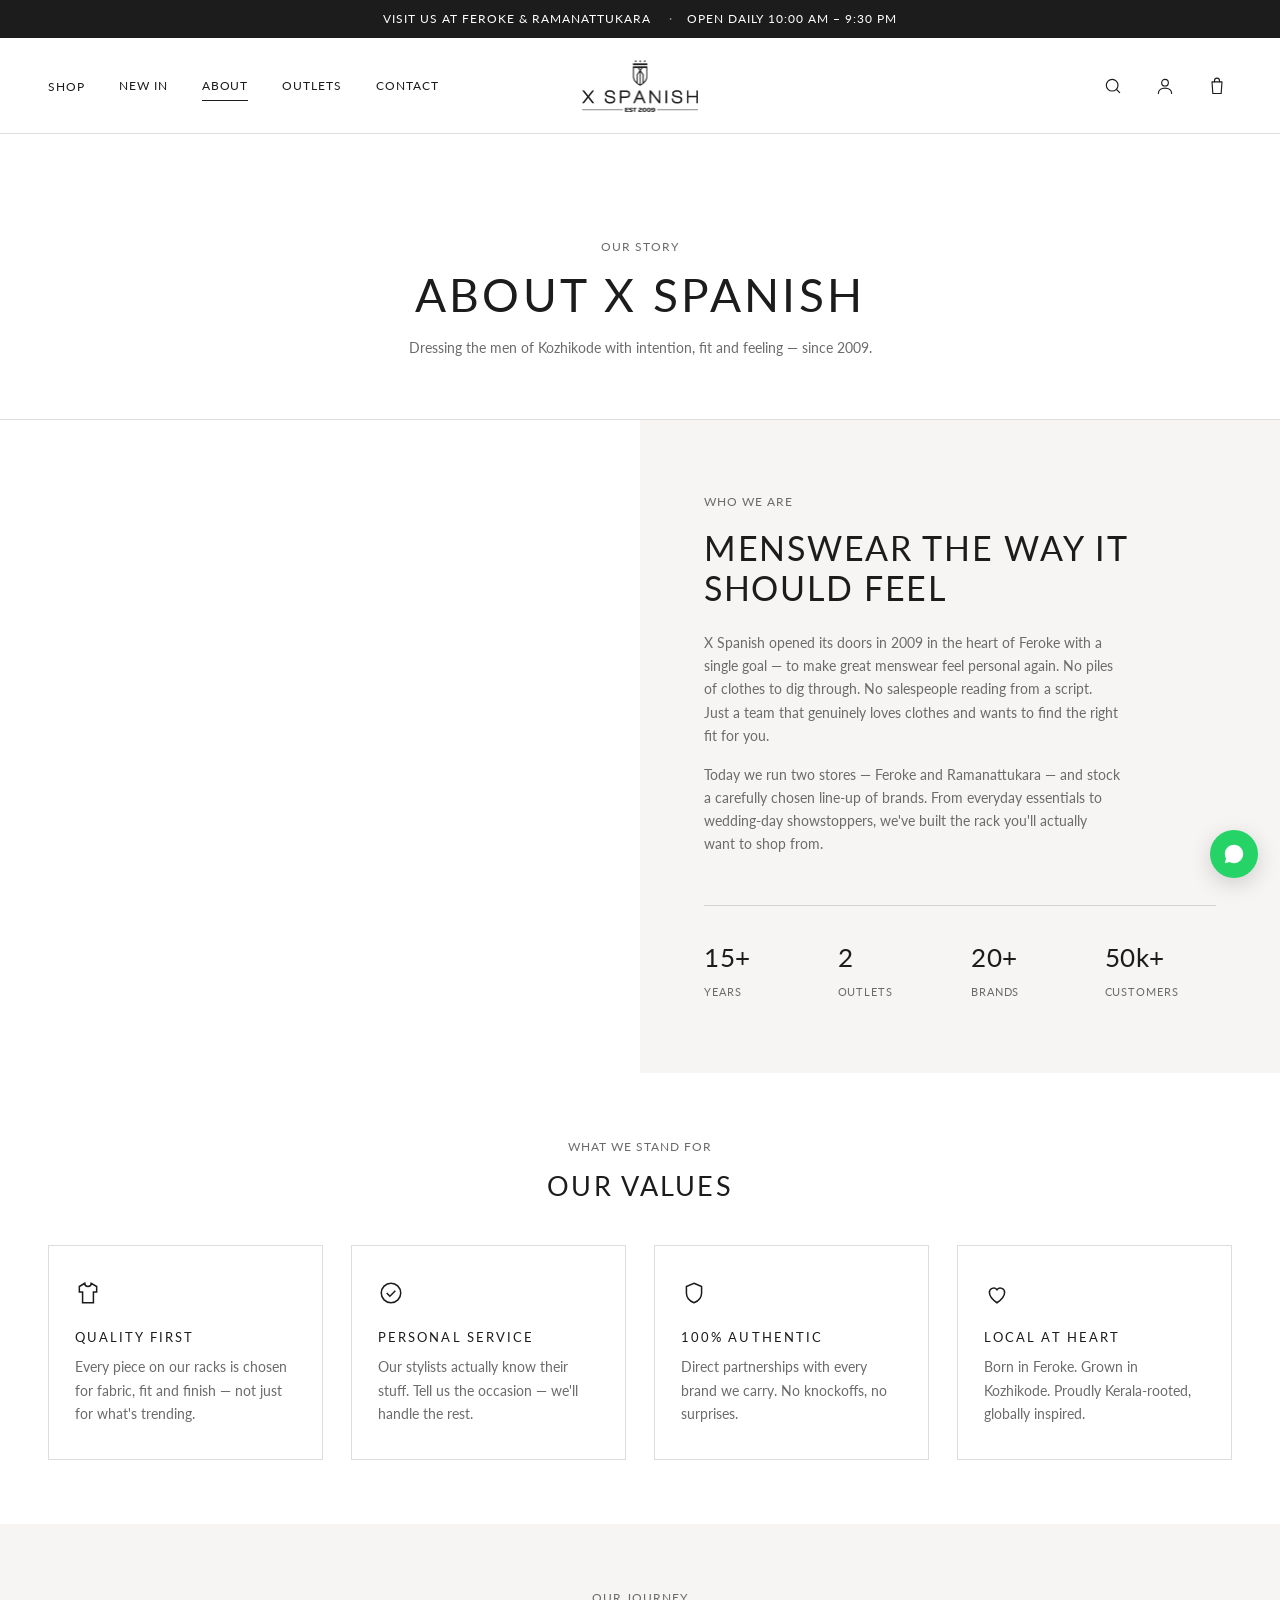
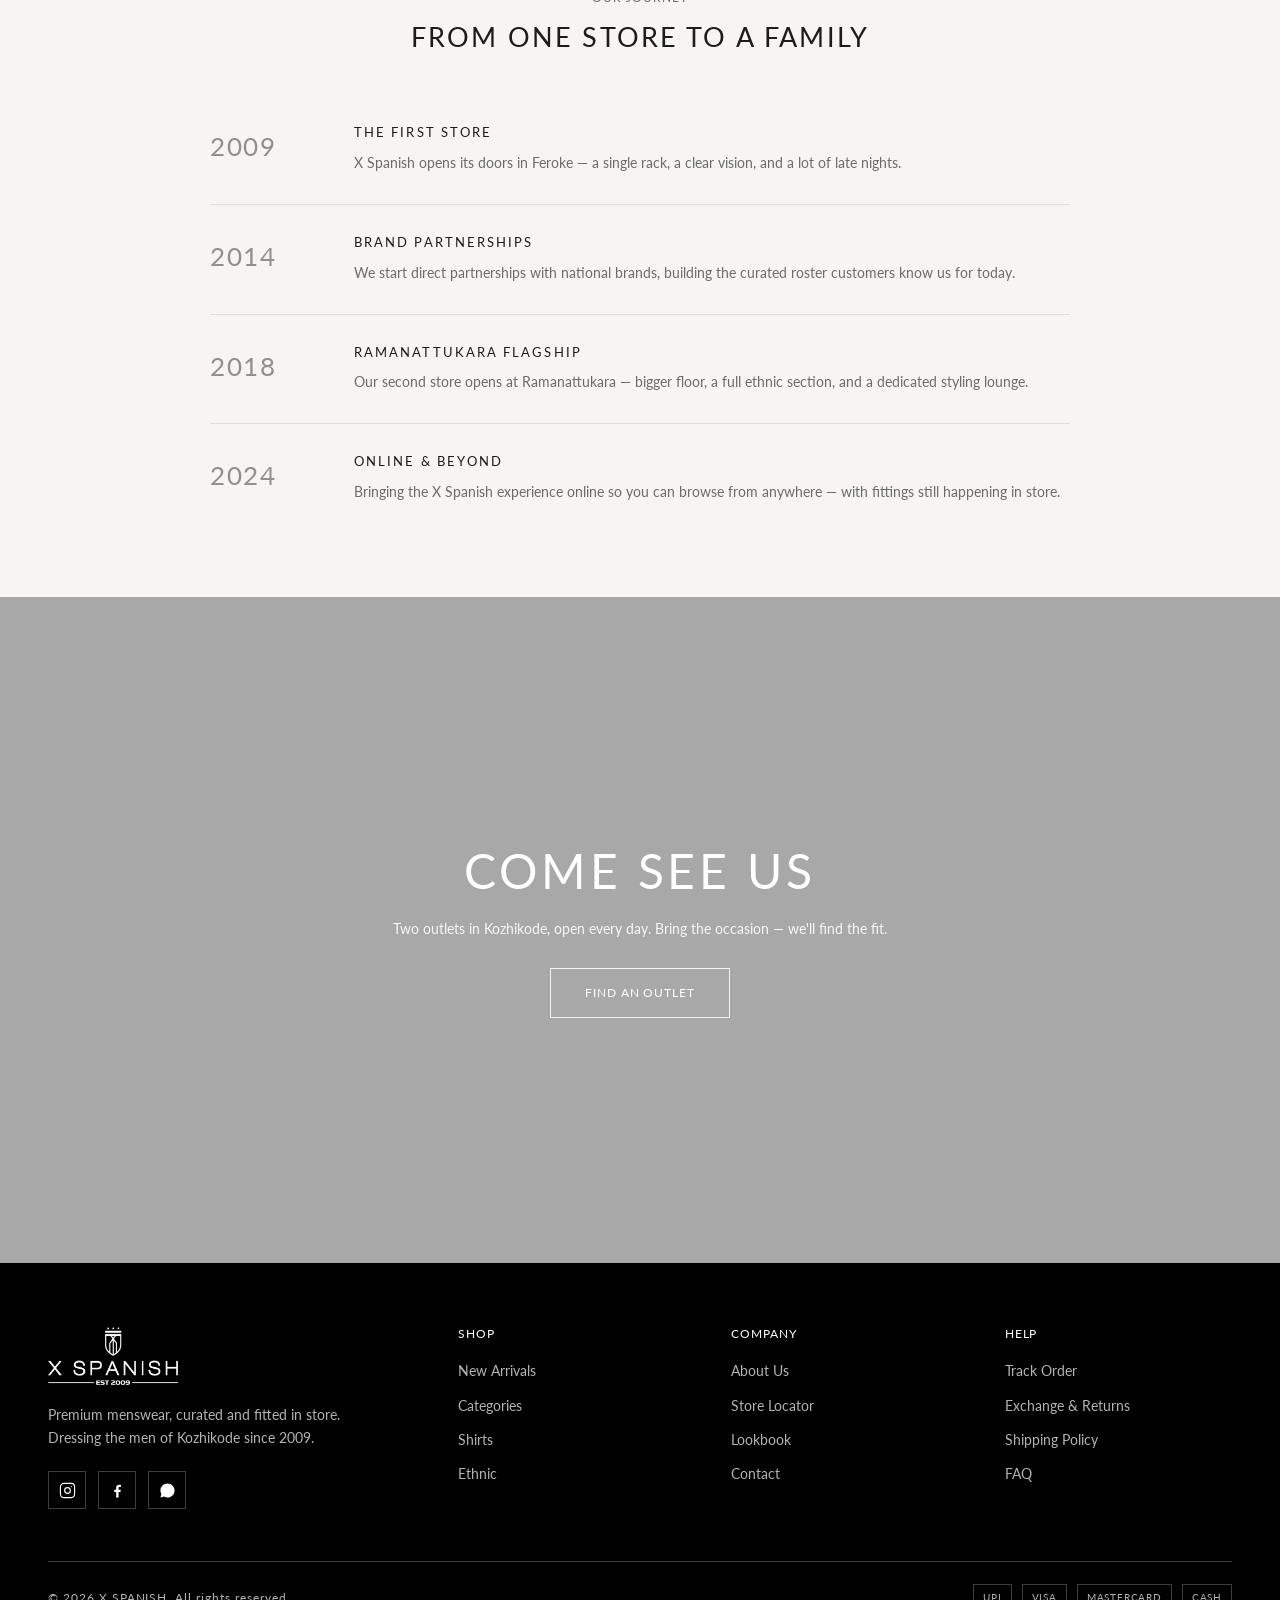
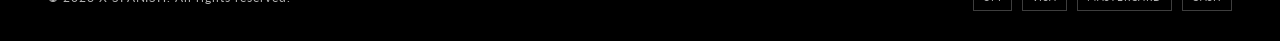
<file: about.html>
<!DOCTYPE html>
<html lang="en">
<head>
<meta charset="UTF-8">
<meta name="viewport" content="width=device-width, initial-scale=1.0">
<title>About — X SPANISH</title>
<meta name="description" content="X SPANISH has been dressing the men of Kozhikode since 2009, with outlets at Feroke and Ramanattukara.">
<link rel="icon" href="logo.jpg">
<link rel="preconnect" href="https://fonts.googleapis.com">
<link rel="preconnect" href="https://fonts.gstatic.com" crossorigin>
<link href="https://fonts.googleapis.com/css2?family=Lato:wght@300;400;700;900&display=swap" rel="stylesheet">
<script>document.documentElement.classList.add('js')</script>
<link rel="stylesheet" href="style.css">
<style>
    .values-grid {
        display: grid;
        grid-template-columns: repeat(4, 1fr);
        gap: 28px;
    }

    .value-card {
        border: 1px solid var(--border-light);
        padding: 34px 26px;
        transition: border-color .3s var(--ease), transform .3s var(--ease);
    }

    .value-card:hover {
        border-color: var(--text);
        transform: translateY(-4px);
    }

    .value-card svg {
        width: 26px;
        height: 26px;
        stroke: var(--text);
        fill: none;
        stroke-width: 1.4;
        margin-bottom: 18px;
    }

    .value-card h3 {
        font-size: 13px;
        letter-spacing: 0.16em;
        text-transform: uppercase;
        margin-bottom: 10px;
    }

    .value-card p {
        color: var(--text-muted);
        font-size: 14px;
    }

    .timeline {
        max-width: 860px;
        margin: 0 auto;
    }

    .timeline-item {
        display: grid;
        grid-template-columns: 110px 1fr;
        gap: 34px;
        padding: 30px 0;
        border-bottom: 1px solid var(--border-light);
    }

    .timeline-item:last-child {
        border-bottom: none;
    }

    .timeline-year {
        font-size: 26px;
        letter-spacing: 0.06em;
        color: var(--text-light);
    }

    .timeline-body h3 {
        font-size: 13px;
        letter-spacing: 0.16em;
        text-transform: uppercase;
        margin-bottom: 10px;
    }

    .timeline-body p {
        color: var(--text-muted);
    }

    @media (max-width: 1024px) {
        .values-grid {
            grid-template-columns: repeat(2, 1fr);
        }
    }

    @media (max-width: 600px) {
        .values-grid {
            grid-template-columns: 1fr;
        }

        .timeline-item {
            grid-template-columns: 1fr;
            gap: 8px;
        }
    }
</style>
</head>
<body>

<!-- ===== Announcement ===== -->
<div class="announcement" id="announcement">
    <span>Visit us at Feroke &amp; Ramanattukara</span>
    <span>Open daily 10:00 AM – 9:30 PM</span>
</div>

<!-- ===== Header ===== -->
<header class="header header--static is-below-announcement is-solid" id="header">
    <div class="header__inner">

        <button class="burger" id="burger" aria-label="Open menu" aria-expanded="false">
            <span></span><span></span><span></span>
        </button>

        <nav class="header__nav" aria-label="Primary">
            <div class="nav__item">
                <a href="/#categories" class="nav__link">Shop</a>
                <div class="nav__dropdown">
                    <a href="/#categories">Shirts</a>
                    <a href="/#categories">T-Shirts</a>
                    <a href="/#categories">Jeans</a>
                    <a href="/#categories">Trousers</a>
                    <a href="/#categories">Ethnic</a>
                    <a href="/#categories">Accessories</a>
                </div>
            </div>
            <a href="/#new" class="nav__link">New In</a>
            <a href="/about" class="nav__link is-active">About</a>
            <a href="/#outlets" class="nav__link">Outlets</a>
            <a href="/#contact" class="nav__link">Contact</a>
        </nav>

        <a href="/" class="header__logo" aria-label="X SPANISH home">
                <img class="logo-light" src="logo-light.png" alt="X SPANISH">
                <img class="logo-dark" src="logo-dark.png" alt="X SPANISH">
            </a>

        <div class="header__actions">
            <a href="/" class="icon-btn" aria-label="Search">
                <svg viewBox="0 0 24 24" aria-hidden="true"><circle cx="11" cy="11" r="7"/><path d="m20 20-3.5-3.5"/></svg>
            </a>
            <a href="/#contact" class="icon-btn" aria-label="Account">
                <svg viewBox="0 0 24 24" aria-hidden="true"><circle cx="12" cy="8" r="4"/><path d="M4 21c0-4 3.6-6.5 8-6.5s8 2.5 8 6.5"/></svg>
            </a>
            <a href="/" class="icon-btn" aria-label="Cart">
                <svg viewBox="0 0 24 24" aria-hidden="true"><path d="M6 7h12l-1 14H7L6 7Z"/><path d="M9 7V5.5a3 3 0 0 1 6 0V7"/></svg>
            </a>
        </div>
    </div>
</header>

<!-- ===== Mobile nav ===== -->
<nav class="mobile-nav" id="mobileNav" aria-label="Mobile">
    <div class="mobile-nav__head">
        <img src="logo-dark.png" alt="X SPANISH">
        <button class="icon-btn" id="mobileNavClose" aria-label="Close menu" style="font-size:26px;line-height:1">&times;</button>
    </div>
    <ul class="mobile-nav__list">
        <li><a href="/#categories">Shop</a></li>
        <li><a href="/#new">New In</a></li>
        <li><a href="/about">About</a></li>
        <li><a href="/#lookbook">Lookbook</a></li>
        <li><a href="/#outlets">Outlets</a></li>
        <li><a href="/#contact">Contact</a></li>
    </ul>
    <div class="mobile-nav__foot">
        <a href="tel:+919895838365">+91 98958 38365</a>
        <a href="mailto:fashion@xspanish.in">fashion@xspanish.in</a>
    </div>
</nav>

<div class="overlay" id="overlay"></div>

<!-- ===== Page hero ===== -->
<section class="page-hero">
    <div class="container">
        <p class="section-eyebrow">Our Story</p>
        <h1>About X Spanish</h1>
        <p>Dressing the men of Kozhikode with intention, fit and feeling — since 2009.</p>
    </div>
</section>

<!-- ===== Story ===== -->
<section class="story">
    <div class="story__media" style="background-image:url('https://images.unsplash.com/photo-1519085360753-af0119f7cbe7?w=1200&auto=format&fit=crop&q=80')"></div>
    <div class="story__body">
        <p class="section-eyebrow">Who We Are</p>
        <h2>Menswear The Way It Should Feel</h2>
        <p>X Spanish opened its doors in 2009 in the heart of Feroke with a single goal — to make great menswear feel personal again. No piles of clothes to dig through. No salespeople reading from a script. Just a team that genuinely loves clothes and wants to find the right fit for you.</p>
        <p>Today we run two stores — Feroke and Ramanattukara — and stock a carefully chosen line-up of brands. From everyday essentials to wedding-day showstoppers, we've built the rack you'll actually want to shop from.</p>
        <div class="stats">
            <div class="stat"><strong>15+</strong><span>Years</span></div>
            <div class="stat"><strong>2</strong><span>Outlets</span></div>
            <div class="stat"><strong>20+</strong><span>Brands</span></div>
            <div class="stat"><strong>50k+</strong><span>Customers</span></div>
        </div>
    </div>
</section>

<!-- ===== Values ===== -->
<section class="section">
    <div class="container">
        <div class="section-head reveal">
            <p class="section-eyebrow">What We Stand For</p>
            <h2 class="section-title">Our Values</h2>
        </div>

        <div class="values-grid reveal">
            <div class="value-card">
                <svg viewBox="0 0 24 24" aria-hidden="true"><path d="M9 3 4 6v5h3v10h10V11h3V6l-5-3a3 3 0 0 1-6 0Z"/></svg>
                <h3>Quality First</h3>
                <p>Every piece on our racks is chosen for fabric, fit and finish — not just for what's trending.</p>
            </div>
            <div class="value-card">
                <svg viewBox="0 0 24 24" aria-hidden="true"><path d="m8 12 3 3 5-5"/><circle cx="12" cy="12" r="9"/></svg>
                <h3>Personal Service</h3>
                <p>Our stylists actually know their stuff. Tell us the occasion — we'll handle the rest.</p>
            </div>
            <div class="value-card">
                <svg viewBox="0 0 24 24" aria-hidden="true"><path d="M12 3l7 3v6c0 4.5-3 7.5-7 9-4-1.5-7-4.5-7-9V6l7-3Z"/></svg>
                <h3>100% Authentic</h3>
                <p>Direct partnerships with every brand we carry. No knockoffs, no surprises.</p>
            </div>
            <div class="value-card">
                <svg viewBox="0 0 24 24" aria-hidden="true"><path d="M12 21s-7-4.6-7-9.4A3.9 3.9 0 0 1 12 9a3.9 3.9 0 0 1 7 2.6C19 16.4 12 21 12 21Z"/></svg>
                <h3>Local At Heart</h3>
                <p>Born in Feroke. Grown in Kozhikode. Proudly Kerala-rooted, globally inspired.</p>
            </div>
        </div>
    </div>
</section>

<!-- ===== Timeline ===== -->
<section class="section" style="background:var(--bg-alt)">
    <div class="container">
        <div class="section-head reveal">
            <p class="section-eyebrow">Our Journey</p>
            <h2 class="section-title">From One Store To A Family</h2>
        </div>

        <div class="timeline reveal">
            <div class="timeline-item">
                <div class="timeline-year">2009</div>
                <div class="timeline-body">
                    <h3>The First Store</h3>
                    <p>X Spanish opens its doors in Feroke — a single rack, a clear vision, and a lot of late nights.</p>
                </div>
            </div>
            <div class="timeline-item">
                <div class="timeline-year">2014</div>
                <div class="timeline-body">
                    <h3>Brand Partnerships</h3>
                    <p>We start direct partnerships with national brands, building the curated roster customers know us for today.</p>
                </div>
            </div>
            <div class="timeline-item">
                <div class="timeline-year">2018</div>
                <div class="timeline-body">
                    <h3>Ramanattukara Flagship</h3>
                    <p>Our second store opens at Ramanattukara — bigger floor, a full ethnic section, and a dedicated styling lounge.</p>
                </div>
            </div>
            <div class="timeline-item">
                <div class="timeline-year">2024</div>
                <div class="timeline-body">
                    <h3>Online &amp; Beyond</h3>
                    <p>Bringing the X Spanish experience online so you can browse from anywhere — with fittings still happening in store.</p>
                </div>
            </div>
        </div>
    </div>
</section>

<!-- ===== Banner ===== -->
<section class="banner" style="background-image:url('https://images.unsplash.com/photo-1516826957135-700dedea698c?w=1920&auto=format&fit=crop&q=80')">
    <div class="banner__inner">
        <h2 class="banner__title">Come See Us</h2>
        <p class="banner__text">Two outlets in Kozhikode, open every day. Bring the occasion — we'll find the fit.</p>
        <a href="/#outlets" class="btn btn--light">Find An Outlet</a>
    </div>
</section>

<!-- ===== Footer ===== -->
<footer class="footer">
    <div class="container">
        <div class="footer__grid">
            <div>
                <div class="footer__logo"><img src="logo-light.png" alt="X SPANISH"></div>
                <p class="footer__about">Premium menswear, curated and fitted in store. Dressing the men of Kozhikode since 2009.</p>
                <div class="socials">
                    <a href="https://www.instagram.com/x.spanish_/" target="_blank" rel="noopener" aria-label="Instagram">
                        <svg viewBox="0 0 24 24" fill="none" stroke="currentColor" stroke-width="1.6" stroke-linecap="round" aria-hidden="true"><rect x="2" y="2" width="20" height="20" rx="5"/><circle cx="12" cy="12" r="4"/><path d="M17.5 6.5h.01"/></svg>
                    </a>
                    <a href="https://www.facebook.com/xspanish/" target="_blank" rel="noopener" aria-label="Facebook">
                        <svg viewBox="0 0 24 24" fill="currentColor" aria-hidden="true"><path d="M13.5 22v-8h2.7l.4-3.2h-3.1V8.7c0-.9.3-1.6 1.6-1.6h1.7V4.2c-.3 0-1.3-.2-2.5-.2-2.5 0-4.2 1.5-4.2 4.3v2.5H7.4V14h2.7v8h3.4z"/></svg>
                    </a>
                    <a href="https://wa.me/919895838365" target="_blank" rel="noopener" aria-label="WhatsApp">
                        <svg viewBox="0 0 24 24" fill="currentColor" aria-hidden="true"><path d="M17.47 14.38c-.3-.15-1.74-.86-2-.96-.27-.1-.47-.15-.67.15s-.77.96-.94 1.16c-.18.2-.35.22-.65.07-.3-.15-1.25-.46-2.38-1.47-.88-.79-1.48-1.76-1.65-2.06-.18-.3-.02-.46.13-.61.13-.13.3-.35.45-.52.15-.18.2-.3.3-.5.1-.2.05-.37-.02-.52-.07-.15-.67-1.62-.92-2.22-.24-.58-.49-.5-.67-.5h-.57c-.2 0-.52.07-.79.37-.27.3-1.04 1.02-1.04 2.49 0 1.47 1.07 2.89 1.22 3.09.15.2 2.11 3.22 5.11 4.51.71.31 1.27.49 1.7.63.71.23 1.36.2 1.87.12.57-.08 1.74-.71 1.99-1.4.25-.69.25-1.27.17-1.4-.07-.13-.27-.2-.57-.35zM12 2C6.48 2 2 6.48 2 12c0 1.76.46 3.41 1.27 4.84L2 22l5.32-1.39A9.95 9.95 0 0 0 12 22c5.52 0 10-4.48 10-10S17.52 2 12 2z"/></svg>
                    </a>
                </div>
            </div>

            <div>
                <h4>Shop</h4>
                <ul class="footer__links">
                    <li><a href="/#new">New Arrivals</a></li>
                    <li><a href="/#categories">Categories</a></li>
                    <li><a href="/#collection-shirts">Shirts</a></li>
                    <li><a href="/#collection-ethnic">Ethnic</a></li>
                </ul>
            </div>

            <div>
                <h4>Company</h4>
                <ul class="footer__links">
                    <li><a href="/about">About Us</a></li>
                    <li><a href="/#outlets">Store Locator</a></li>
                    <li><a href="/#lookbook">Lookbook</a></li>
                    <li><a href="/#contact">Contact</a></li>
                </ul>
            </div>

            <div>
                <h4>Help</h4>
                <ul class="footer__links">
                    <li><a href="/#contact">Track Order</a></li>
                    <li><a href="/#contact">Exchange &amp; Returns</a></li>
                    <li><a href="/#contact">Shipping Policy</a></li>
                    <li><a href="/#contact">FAQ</a></li>
                </ul>
            </div>
        </div>

        <div class="footer__bottom">
            <p>&copy; 2026 X SPANISH. All rights reserved.</p>
            <div class="footer__pay">
                <span>UPI</span><span>Visa</span><span>Mastercard</span><span>Cash</span>
            </div>
        </div>
    </div>
</footer>

<a href="https://wa.me/919895838365" class="fab fab--whatsapp" target="_blank" rel="noopener" aria-label="Chat on WhatsApp">
    <svg viewBox="0 0 24 24" fill="currentColor" aria-hidden="true"><path d="M17.47 14.38c-.3-.15-1.74-.86-2-.96-.27-.1-.47-.15-.67.15s-.77.96-.94 1.16c-.18.2-.35.22-.65.07-.3-.15-1.25-.46-2.38-1.47-.88-.79-1.48-1.76-1.65-2.06-.18-.3-.02-.46.13-.61.13-.13.3-.35.45-.52.15-.18.2-.3.3-.5.1-.2.05-.37-.02-.52-.07-.15-.67-1.62-.92-2.22-.24-.58-.49-.5-.67-.5h-.57c-.2 0-.52.07-.79.37-.27.3-1.04 1.02-1.04 2.49 0 1.47 1.07 2.89 1.22 3.09.15.2 2.11 3.22 5.11 4.51.71.31 1.27.49 1.7.63.71.23 1.36.2 1.87.12.57-.08 1.74-.71 1.99-1.4.25-.69.25-1.27.17-1.4-.07-.13-.27-.2-.57-.35zM12 2C6.48 2 2 6.48 2 12c0 1.76.46 3.41 1.27 4.84L2 22l5.32-1.39A9.95 9.95 0 0 0 12 22c5.52 0 10-4.48 10-10S17.52 2 12 2z"/></svg>
</a>
<button class="fab fab--top" id="backToTop" aria-label="Back to top">
    <svg viewBox="0 0 24 24" fill="none" stroke="currentColor" stroke-width="1.6" stroke-linecap="round" aria-hidden="true"><path d="M12 19V5"/><path d="m5 12 7-7 7 7"/></svg>
</button>

<script src="script.js"></script>
</body>
</html>
</file>
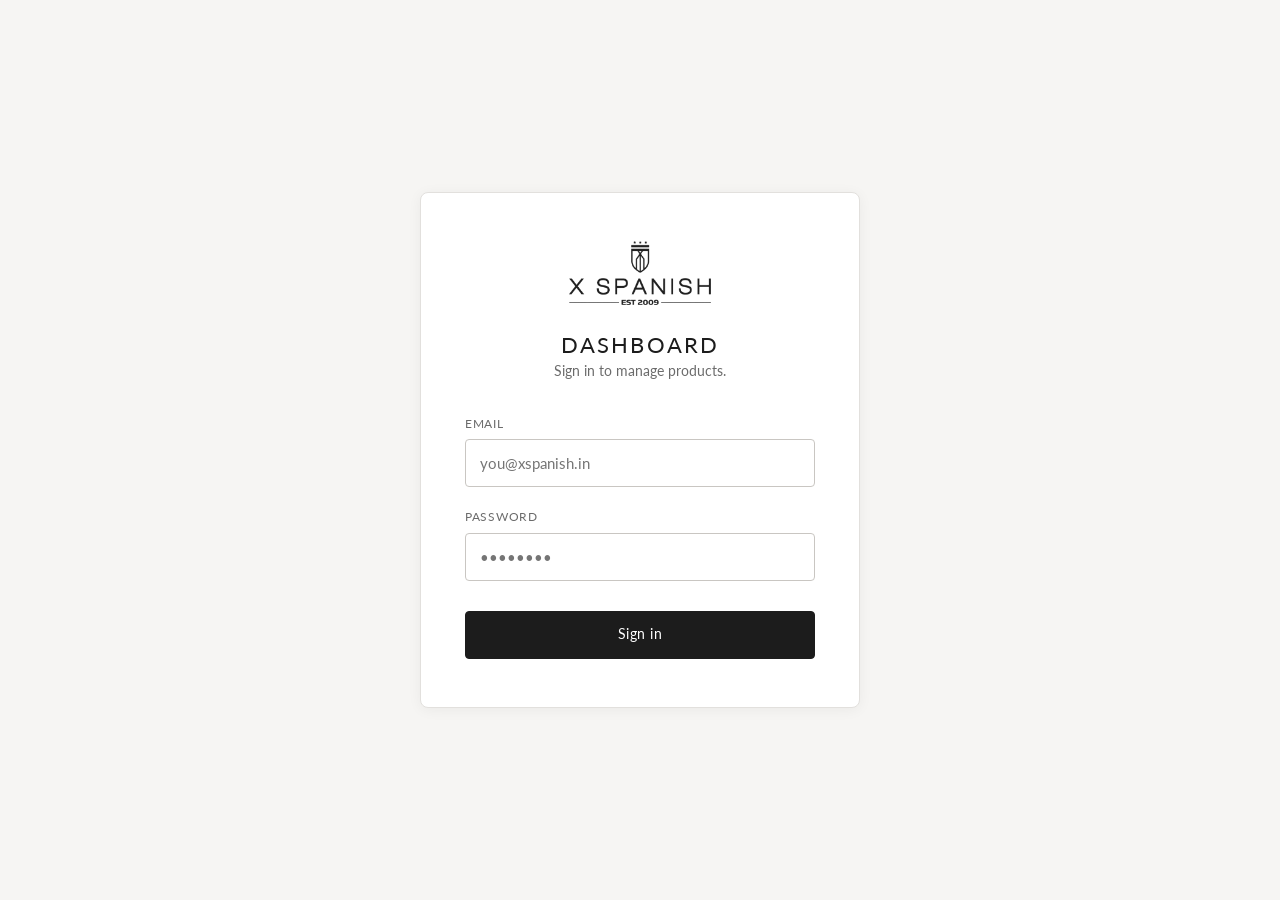
<file: admin.html>
<!DOCTYPE html>
<html lang="en">
<head>
<meta charset="UTF-8">
<meta name="viewport" content="width=device-width, initial-scale=1.0">
<meta name="robots" content="noindex, nofollow">
<title>Dashboard — X SPANISH</title>
<link rel="icon" href="logo.jpg">
<link rel="preconnect" href="https://fonts.googleapis.com">
<link rel="preconnect" href="https://fonts.gstatic.com" crossorigin>
<link href="https://fonts.googleapis.com/css2?family=Lato:wght@300;400;700;900&display=swap" rel="stylesheet">
<link rel="stylesheet" href="admin.css">
</head>
<body>

<!-- ===== Setup notice (shown when config.js is untouched) ===== -->
<div class="setup-gate" id="setupGate" hidden>
    <div class="setup-card">
        <h1>Almost there</h1>
        <p>The dashboard isn't connected to Supabase yet. Open <code>config.js</code> and paste in your project URL and public anon key, then reload this page.</p>
        <p class="muted">Both values are in your Supabase dashboard under <strong>Project Settings &rsaquo; Data API</strong>. Full walkthrough is in <code>SETUP.md</code>.</p>
    </div>
</div>

<!-- ===== Login ===== -->
<div class="login" id="loginView" hidden>
    <form class="login__card" id="loginForm">
        <img src="logo-dark.png" alt="X SPANISH" class="login__logo">
        <h1>Dashboard</h1>
        <p class="login__sub">Sign in to manage products.</p>

        <label class="field">
            <span>Email</span>
            <input class="input" type="email" id="loginEmail" autocomplete="username"
                   placeholder="you@xspanish.in" required>
        </label>

        <label class="field">
            <span>Password</span>
            <input class="input" type="password" id="loginPassword" autocomplete="current-password"
                   placeholder="••••••••" required>
        </label>

        <button class="btn btn--primary btn--block btn--lg" type="submit" id="loginBtn">Sign in</button>
        <p class="form-error" id="loginError" role="alert"></p>
    </form>
</div>

<!-- ===== App ===== -->
<div class="app" id="appView" hidden>

    <header class="topbar">
        <div class="topbar__brand">
            <img src="logo-dark.png" alt="X SPANISH">
            <span>Dashboard</span>
        </div>
        <div class="topbar__right">
            <a href="/" target="_blank" rel="noopener" class="topbar__link">View site &nearr;</a>
            <span class="topbar__user" id="currentUser"></span>
            <button class="btn btn--ghost btn--sm" id="signOutBtn">Sign out</button>
        </div>
    </header>

    <main class="wrap">

        <div class="toolbar">
            <div class="toolbar__left">
                <h1>Products <span class="count" id="productCount">0</span></h1>
            </div>
            <div class="toolbar__right">
                <input type="search" id="searchInput" class="input input--search" placeholder="Search products…" aria-label="Search products">
                <select id="filterCategory" class="input" aria-label="Filter by category">
                    <option value="">All categories</option>
                    <option value="shirts">Shirts</option>
                    <option value="tshirts">T-Shirts</option>
                    <option value="jeans">Jeans</option>
                    <option value="trousers">Trousers</option>
                    <option value="ethnic">Ethnic</option>
                    <option value="accessories">Accessories</option>
                </select>
                <button class="btn btn--primary" id="addBtn">+ Add product</button>
            </div>
        </div>

        <div class="banner banner--error" id="listError" hidden></div>

        <div class="table-wrap">
            <table class="table" id="productTable">
                <thead>
                    <tr>
                        <th class="col-img"></th>
                        <th>Product</th>
                        <th>Category</th>
                        <th>Price</th>
                        <th>Tags</th>
                        <th>Sizes</th>
                        <th class="col-actions"></th>
                    </tr>
                </thead>
                <tbody id="productRows"></tbody>
            </table>

            <div class="empty" id="emptyState" hidden>
                <p id="emptyText">No products yet.</p>
                <button class="btn btn--primary" id="emptyAddBtn">Add your first product</button>
            </div>

            <div class="loading" id="loadingState">Loading products…</div>
        </div>
    </main>
</div>

<!-- ===== Product editor ===== -->
<div class="modal" id="editorModal" hidden>
    <div class="modal__backdrop" data-close-editor></div>

    <form class="modal__panel" id="productForm">
        <header class="modal__head">
            <h2 id="editorTitle">Add product</h2>
            <button type="button" class="modal__close" data-close-editor aria-label="Close">&times;</button>
        </header>

        <div class="modal__body">

            <!-- Image -->
            <div class="field">
                <span class="field__label">Product image</span>
                <div class="uploader" id="uploader">
                    <input type="file" id="imageInput" accept="image/*" hidden>
                    <div class="uploader__preview" id="imagePreview">
                        <span class="uploader__placeholder">No image yet</span>
                    </div>
                    <div class="uploader__actions">
                        <button type="button" class="btn btn--ghost btn--sm" id="chooseImageBtn">Choose image</button>
                        <button type="button" class="btn btn--ghost btn--sm" id="removeImageBtn" hidden>Remove</button>
                        <p class="hint">JPG, PNG or WebP. Portrait 4:5 crops look best (e.g. 1000&times;1250).</p>
                        <p class="upload-status" id="uploadStatus"></p>
                    </div>
                </div>
            </div>

            <div class="grid-2">
                <label class="field">
                    <span class="field__label">Product name <em>*</em></span>
                    <input type="text" class="input" id="fName" required placeholder="Linen Cuban-Collar Shirt">
                </label>

                <label class="field">
                    <span class="field__label">Brand</span>
                    <input type="text" class="input" id="fBrand" placeholder="Heniis">
                </label>
            </div>

            <label class="field field--half">
                <span class="field__label">Product code</span>
                <input type="text" class="input" id="fSku" placeholder="e.g. XS-SH-1042"
                       autocomplete="off" maxlength="40">
                <span class="hint" id="skuHint">Your own reference for this item. Shown on the product page and included in WhatsApp orders, so staff know exactly which piece was ordered.</span>
            </label>

            <div class="grid-3">
                <label class="field">
                    <span class="field__label">Category <em>*</em></span>
                    <select class="input" id="fCategory" required>
                        <option value="shirts">Shirts</option>
                        <option value="tshirts">T-Shirts</option>
                        <option value="jeans">Jeans</option>
                        <option value="trousers">Trousers</option>
                        <option value="ethnic">Ethnic</option>
                        <option value="accessories">Accessories</option>
                    </select>
                </label>

                <label class="field">
                    <span class="field__label">Price (&#8377;) <em>*</em></span>
                    <input type="number" class="input" id="fPrice" min="0" step="1" required placeholder="1899">
                </label>

                <label class="field">
                    <span class="field__label">Was price (&#8377;)</span>
                    <input type="number" class="input" id="fOldPrice" min="0" step="1" placeholder="2499">
                    <span class="hint">Set this to show a struck-through original price.</span>
                </label>
            </div>

            <!-- Style -->
            <div class="field field--half">
                <span class="field__label">Style</span>
                <select class="input" id="fStyle"></select>

                <!-- Revealed when "Add a new style" is chosen -->
                <div class="style-custom" id="styleCustomRow" hidden>
                    <input type="text" class="input input--sm" id="fStyleCustom"
                           placeholder="New style name" autocomplete="off" maxlength="40">
                    <button type="button" class="btn btn--ghost btn--sm" id="styleCancelBtn">Cancel</button>
                </div>

                <span class="hint">Groups this product on the category page. Options change with the category &mdash; leave as <em>No style</em> and it still appears under the category itself.</span>
            </div>

            <!-- Sizes -->
            <div class="field">
                <span class="field__label">Available sizes</span>
                <div class="chips" id="sizeChips">
                    <label class="chip"><input type="checkbox" value="S"><span>S</span></label>
                    <label class="chip"><input type="checkbox" value="M"><span>M</span></label>
                    <label class="chip"><input type="checkbox" value="L"><span>L</span></label>
                    <label class="chip"><input type="checkbox" value="XL"><span>XL</span></label>
                    <label class="chip"><input type="checkbox" value="XXL"><span>XXL</span></label>
                </div>
            </div>

            <!-- Colours -->
            <div class="field">
                <span class="field__label">Colours</span>
                <div class="chips chips--colors" id="colorChips"></div>
                <div class="color-add">
                    <input type="text" class="input input--sm" id="customColorName" placeholder="Colour name">
                    <input type="color" class="input input--color" id="customColorHex" value="#1c1c1c" aria-label="Colour swatch">
                    <button type="button" class="btn btn--ghost btn--sm" id="addColorBtn">Add colour</button>
                </div>

                <!-- One photo per colour; shown when a shopper picks it -->
                <div class="color-photos" id="colorPhotos" hidden>
                    <p class="hint">Give each colour its own photo — the quick view swaps to it when a shopper picks that colour. Optional; colours without one show the main product image.</p>
                    <div class="color-photo-list" id="colorPhotoList"></div>
                    <input type="file" id="colorImageInput" accept="image/*" hidden>
                </div>
            </div>

            <!-- Tags -->
            <div class="grid-2">
                <div class="field">
                    <span class="field__label">Tags</span>
                    <label class="switch">
                        <input type="checkbox" id="fIsNew">
                        <span>Show "New" badge</span>
                    </label>
                    <label class="switch">
                        <input type="checkbox" id="fInStock" checked>
                        <span>In stock</span>
                    </label>
                </div>

                <label class="field">
                    <span class="field__label">Offer tag</span>
                    <input type="text" class="input" id="fOfferTag" maxlength="24" placeholder="e.g. 20% OFF">
                    <span class="hint">Leave blank for no offer badge. Shows on the product card.</span>
                </label>
            </div>

            <!-- Placement -->
            <div class="field">
                <span class="field__label">Show in these sections</span>
                <div class="chips" id="collectionChips">
                    <label class="chip"><input type="checkbox" value="new"><span>New Arrivals</span></label>
                    <label class="chip"><input type="checkbox" value="best"><span>Bestsellers</span></label>
                    <label class="chip"><input type="checkbox" value="shirts"><span>Featured: Shirts</span></label>
                    <label class="chip"><input type="checkbox" value="ethnic"><span>Featured: Ethnic</span></label>
                    <label class="chip"><input type="checkbox" value="casual"><span>Featured: Casual</span></label>
                </div>
                <span class="hint">Controls which carousels on the homepage this product appears in.</span>
            </div>

            <label class="field field--narrow">
                <span class="field__label">Sort order</span>
                <input type="number" class="input" id="fSortOrder" step="1" value="0">
                <span class="hint">Lower numbers appear first.</span>
            </label>

            <div class="banner banner--error" id="formError" hidden></div>
        </div>

        <footer class="modal__foot">
            <button type="button" class="btn btn--danger btn--ghost" id="deleteBtn" hidden>Delete product</button>
            <div class="modal__foot-right">
                <button type="button" class="btn btn--ghost" data-close-editor>Cancel</button>
                <button type="submit" class="btn btn--primary" id="saveBtn">Save product</button>
            </div>
        </footer>
    </form>
</div>

<!-- ===== Confirm delete ===== -->
<div class="modal modal--sm" id="confirmModal" hidden>
    <div class="modal__backdrop" data-close-confirm></div>
    <div class="modal__panel">
        <header class="modal__head">
            <h2>Delete product?</h2>
        </header>
        <div class="modal__body">
            <p>This permanently removes <strong id="confirmName"></strong> and its image. This can't be undone.</p>
        </div>
        <footer class="modal__foot">
            <div class="modal__foot-right">
                <button type="button" class="btn btn--ghost" data-close-confirm>Cancel</button>
                <button type="button" class="btn btn--danger" id="confirmDeleteBtn">Delete</button>
            </div>
        </footer>
    </div>
</div>

<div class="toast" id="toast" hidden></div>

<script src="config.js"></script>
<script src="api.js"></script>
<script src="catalog.js"></script>
<script src="admin.js"></script>
</body>
</html>
</file>
<file: style.css>
/* =========================================================
   X SPANISH — Premium Menswear
   Minimal editorial storefront
   ========================================================= */

/* ---------- Tokens ---------- */
:root {
    --text: #1c1c1c;
    --text-muted: #6b6b6b;
    --text-light: #8f8f8f;
    --bg: #ffffff;
    --bg-alt: #f6f5f3;
    --border: #d4d4d4;
    --border-light: #dddddd;
    --footer-bg: #000000;
    --footer-border: #3e3e3e;
    --btn-bg: #1c1c1c;
    --btn-text: #ffffff;
    --sale: #9a2b2b;

    --font: 'Lato', -apple-system, BlinkMacSystemFont, 'Segoe UI', sans-serif;

    /* Measured from the reference storefront at a 1280px viewport */
    --container: 1184px;        /* 1280 - 2*48 gutter */
    --container-wide: 1256px;   /* bleed grid used by the category mosaic */
    --gutter: 48px;

    --header-h: 95px;
    --hero-h: 480px;
    --section-pad: 64px;

    --fs-section-title: 27px;
    --ls-wide: 0.08em;

    --ease: cubic-bezier(0.4, 0, 0.2, 1);
}

/* ---------- Reset ---------- */
*,
*::before,
*::after {
    box-sizing: border-box;
}

* {
    margin: 0;
    padding: 0;
}

html {
    -webkit-text-size-adjust: 100%;
}

body {
    font-family: var(--font);
    font-weight: 400;
    font-size: 14px;
    line-height: 1.65;
    color: var(--text);
    background: var(--bg);
    -webkit-font-smoothing: antialiased;
    -moz-osx-font-smoothing: grayscale;
    overflow-x: hidden;
}

body.no-scroll {
    overflow: hidden;
}

img {
    max-width: 100%;
    display: block;
}

a {
    color: inherit;
    text-decoration: none;
}

button,
input,
textarea,
select {
    font: inherit;
    color: inherit;
}

button {
    background: none;
    border: none;
    cursor: pointer;
}

ul {
    list-style: none;
}

h1,
h2,
h3,
h4 {
    font-weight: 400;
    line-height: 1.2;
}

::selection {
    background: var(--text);
    color: #fff;
}

.sr-only {
    position: absolute;
    width: 1px;
    height: 1px;
    padding: 0;
    overflow: hidden;
    clip: rect(0, 0, 0, 0);
    white-space: nowrap;
    border: 0;
}

/* ---------- Layout ---------- */
.container {
    width: 100%;
    max-width: calc(var(--container) + 2 * var(--gutter));
    margin: 0 auto;
    padding: 0 var(--gutter);
}

/* The category mosaic bleeds wider than the standard text container */
.container--wide {
    max-width: calc(var(--container-wide) + 24px);
    padding: 0 12px;
}

.section {
    padding: var(--section-pad) 0;
}

.section--flush {
    padding: 0;
}

/* ---------- Section heading ---------- */
.section-head {
    text-align: center;
    margin-bottom: 40px;
}

.section-eyebrow {
    font-size: 12px;
    letter-spacing: var(--ls-wide);
    text-transform: uppercase;
    color: var(--text-muted);
    margin-bottom: 10px;
}

.section-title {
    font-size: var(--fs-section-title);
    line-height: 1.4;
    letter-spacing: var(--ls-wide);
    text-transform: uppercase;
    font-weight: 400;
}

.section-sub {
    margin-top: 14px;
    color: var(--text-muted);
    font-size: 14px;
    max-width: 620px;
    margin-left: auto;
    margin-right: auto;
}

/* ---------- Buttons ---------- */
.btn {
    display: inline-flex;
    align-items: center;
    justify-content: center;
    gap: 10px;
    padding: 14px 34px;
    font-size: 12px;
    letter-spacing: var(--ls-wide);
    text-transform: uppercase;
    border: 1px solid var(--btn-bg);
    background: var(--btn-bg);
    color: var(--btn-text);
    cursor: pointer;
    transition: background .3s var(--ease), color .3s var(--ease), border-color .3s var(--ease);
}

.btn:hover {
    background: transparent;
    color: var(--text);
}

.btn--outline {
    background: transparent;
    color: var(--text);
    border-color: var(--text);
}

.btn--outline:hover {
    background: var(--btn-bg);
    color: var(--btn-text);
}

.btn--light {
    background: transparent;
    color: #fff;
    border-color: rgba(255, 255, 255, .85);
}

.btn--light:hover {
    background: #fff;
    color: var(--text);
    border-color: #fff;
}

.btn--block {
    width: 100%;
}

.btn--sm {
    padding: 11px 24px;
    font-size: 11px;
}

/* Text link with underline reveal */
.link-underline {
    display: inline-block;
    font-size: 12px;
    letter-spacing: var(--ls-wide);
    text-transform: uppercase;
    border-bottom: 1px solid var(--text);
    padding-bottom: 3px;
    transition: opacity .25s var(--ease);
}

.link-underline:hover {
    opacity: .6;
}

/* =========================================================
   Announcement bar
   ========================================================= */
.announcement {
    background: var(--text);
    color: #fff;
    text-align: center;
    font-size: 12px;
    letter-spacing: var(--ls-wide);
    text-transform: uppercase;
    padding: 9px 20px;
    position: relative;
    z-index: 60;
}

.announcement span + span::before {
    content: '·';
    margin: 0 14px;
    opacity: .5;
}

/* =========================================================
   Header
   ========================================================= */
.header {
    position: fixed;
    top: 0;
    left: 0;
    right: 0;
    z-index: 50;
    height: var(--header-h);
    display: flex;
    align-items: center;
    background: transparent;
    color: #fff;
    transition: background .35s var(--ease), color .35s var(--ease), box-shadow .35s var(--ease);
}

/* pushed down while the announcement bar is on screen */
.header.is-below-announcement {
    top: 37px;
}

.header.is-solid {
    background: #fff;
    color: var(--text);
    box-shadow: 0 1px 0 var(--border-light);
}

.header__inner {
    width: 100%;
    max-width: calc(var(--container) + 2 * var(--gutter));
    margin: 0 auto;
    padding: 0 var(--gutter);
    display: grid;
    grid-template-columns: 1fr auto 1fr;
    align-items: center;
    gap: 24px;
}

/* Nav */
.header__nav {
    display: flex;
    align-items: center;
    gap: 34px;
}

.nav__link {
    font-size: 12px;
    letter-spacing: var(--ls-wide);
    text-transform: uppercase;
    position: relative;
    padding: 6px 0;
    transition: opacity .25s var(--ease);
}

.nav__link::after {
    content: '';
    position: absolute;
    left: 0;
    bottom: 0;
    width: 0;
    height: 1px;
    background: currentColor;
    transition: width .3s var(--ease);
}

.nav__link:hover::after,
.nav__link.is-active::after {
    width: 100%;
}

/* Dropdown */
.nav__item {
    position: relative;
}

.nav__dropdown {
    position: absolute;
    top: calc(100% + 14px);
    left: -20px;
    min-width: 190px;
    background: #fff;
    color: var(--text);
    border: 1px solid var(--border-light);
    padding: 12px 0;
    opacity: 0;
    visibility: hidden;
    transform: translateY(-8px);
    transition: opacity .25s var(--ease), transform .25s var(--ease), visibility .25s;
    box-shadow: 0 12px 30px rgba(0, 0, 0, .07);
}

.nav__item:hover .nav__dropdown,
.nav__item:focus-within .nav__dropdown {
    opacity: 1;
    visibility: visible;
    transform: translateY(0);
}

.nav__dropdown a {
    display: block;
    padding: 9px 24px;
    font-size: 12px;
    letter-spacing: var(--ls-wide);
    text-transform: uppercase;
    transition: background .2s var(--ease);
}

.nav__dropdown a:hover {
    background: var(--bg-alt);
}

/* Logo */
.header__logo {
    justify-self: center;
    display: flex;
    align-items: center;
}

.header__logo img {
    height: 52px;
    width: auto;
}

/* Two transparent marks: white over the hero, dark once the bar goes solid */
.header__logo .logo-dark {
    display: none;
}

.header.is-solid .header__logo .logo-light {
    display: none;
}

.header.is-solid .header__logo .logo-dark {
    display: block;
}

/* Actions */
.header__actions {
    justify-self: end;
    display: flex;
    align-items: center;
    gap: 22px;
}

.icon-btn {
    display: inline-flex;
    align-items: center;
    justify-content: center;
    width: 30px;
    height: 30px;
    position: relative;
    transition: opacity .25s var(--ease);
}

.icon-btn:hover {
    opacity: .6;
}

.icon-btn svg {
    width: 20px;
    height: 20px;
    stroke: currentColor;
    fill: none;
    stroke-width: 1.4;
    stroke-linecap: round;
    stroke-linejoin: round;
}

.cart-count {
    position: absolute;
    top: -2px;
    right: -4px;
    min-width: 16px;
    height: 16px;
    border-radius: 999px;
    background: var(--text);
    color: #fff;
    font-size: 10px;
    line-height: 16px;
    text-align: center;
    padding: 0 4px;
    transition: background .35s var(--ease), color .35s var(--ease);
}

.header:not(.is-solid) .cart-count {
    background: #fff;
    color: var(--text);
}

.cart-count.is-empty {
    display: none;
}

/* Burger */
.burger {
    display: none;
    width: 26px;
    height: 18px;
    position: relative;
    flex-direction: column;
    justify-content: space-between;
}

.burger span {
    display: block;
    height: 1.5px;
    width: 100%;
    background: currentColor;
    transition: transform .3s var(--ease), opacity .3s var(--ease);
}

.burger.is-open span:nth-child(1) {
    transform: translateY(8px) rotate(45deg);
}

.burger.is-open span:nth-child(2) {
    opacity: 0;
}

.burger.is-open span:nth-child(3) {
    transform: translateY(-8px) rotate(-45deg);
}

/* =========================================================
   Mobile drawer nav
   ========================================================= */
.mobile-nav {
    position: fixed;
    inset: 0 auto 0 0;
    width: min(88vw, 360px);
    background: #fff;
    color: var(--text);
    z-index: 90;
    transform: translateX(-100%);
    transition: transform .4s var(--ease);
    display: flex;
    flex-direction: column;
    overflow-y: auto;
}

.mobile-nav.is-open {
    transform: translateX(0);
}

.mobile-nav__head {
    display: flex;
    align-items: center;
    justify-content: space-between;
    padding: 22px 26px;
    border-bottom: 1px solid var(--border-light);
}

.mobile-nav__head img {
    height: 44px;
    width: auto;
}

.mobile-nav__list {
    padding: 14px 0;
}

.mobile-nav__list > li > a {
    display: block;
    padding: 14px 26px;
    font-size: 13px;
    letter-spacing: var(--ls-wide);
    text-transform: uppercase;
}

.mobile-nav__sub {
    padding: 0 0 10px 26px;
}

.mobile-nav__sub a {
    display: block;
    padding: 8px 0;
    font-size: 12px;
    letter-spacing: 0.08em;
    color: var(--text-muted);
    text-transform: uppercase;
}

.mobile-nav__foot {
    margin-top: auto;
    padding: 24px 26px 34px;
    border-top: 1px solid var(--border-light);
    font-size: 13px;
    color: var(--text-muted);
}

.mobile-nav__foot a {
    display: block;
    padding: 5px 0;
}

/* Shared overlay */
.overlay {
    position: fixed;
    inset: 0;
    background: rgba(0, 0, 0, .45);
    opacity: 0;
    visibility: hidden;
    transition: opacity .35s var(--ease), visibility .35s;
    z-index: 80;
}

.overlay.is-visible {
    opacity: 1;
    visibility: visible;
}

/* =========================================================
   Hero slider
   ========================================================= */
.hero {
    position: relative;
    height: var(--hero-h);
    overflow: hidden;
}

.hero__slide {
    position: absolute;
    inset: 0;
    background-size: cover;
    background-position: center;
    opacity: 0;
    transform: scale(1.06);
    transition: opacity 1.2s var(--ease), transform 6s linear;
}

.hero__slide.is-active {
    opacity: 1;
    transform: scale(1);
}

.hero__slide::after {
    content: '';
    position: absolute;
    inset: 0;
    background: linear-gradient(180deg, rgba(0, 0, 0, .3) 0%, rgba(0, 0, 0, .12) 40%, rgba(0, 0, 0, .35) 100%);
}

.hero__content {
    position: relative;
    z-index: 2;
    height: 100%;
    display: flex;
    flex-direction: column;
    align-items: center;
    justify-content: center;
    text-align: center;
    color: #fff;
    padding: 0 24px;
}

.hero__caption {
    max-width: 760px;
    opacity: 0;
    transform: translateY(18px);
    animation: heroIn .9s var(--ease) .25s forwards;
}

@keyframes heroIn {
    to {
        opacity: 1;
        transform: translateY(0);
    }
}

/* The reference hero carries a single headline and one compact call to
   action at every width — no eyebrow, no supporting paragraph, no second
   button. Kept in the markup for search engines and screen readers. */
.hero__eyebrow,
.hero__text {
    display: none;
}

.hero__eyebrow {
    font-size: 11px;
    letter-spacing: 0.22em;
    text-transform: uppercase;
    margin-bottom: 18px;
    opacity: .9;
}

.hero__title {
    font-size: clamp(28px, 3.6vw, 44px);
    line-height: 1.3;
    letter-spacing: var(--ls-wide);
    text-transform: uppercase;
    font-weight: 400;
    text-shadow: 0 2px 24px rgba(0, 0, 0, .25);
}

.hero__text {
    margin: 16px auto 26px;
    max-width: 520px;
    font-size: 14px;
    opacity: .92;
}

.hero__cta {
    display: flex;
    gap: 14px;
    justify-content: center;
    flex-wrap: wrap;
    margin-top: 22px;
}

/* Only the primary action is shown; the secondary link lives in the nav */
.hero__cta .btn:nth-child(2) {
    display: none;
}

.hero__cta .btn {
    padding: 10px 28px;
    font-size: 11px;
}

.hero__dots {
    position: absolute;
    bottom: 34px;
    right: 40px;
    z-index: 3;
    display: flex;
    gap: 10px;
}

.hero__dot {
    width: 9px;
    height: 9px;
    border-radius: 50%;
    border: 1px solid #fff;
    background: transparent;
    transition: background .3s var(--ease);
}

.hero__dot.is-active {
    background: #fff;
}

/* =========================================================
   Marquee
   ========================================================= */
.marquee {
    border-top: 1px solid var(--border-light);
    border-bottom: 1px solid var(--border-light);
    overflow: hidden;
    padding: 16px 0;
}

.marquee__track {
    display: flex;
    gap: 46px;
    white-space: nowrap;
    width: max-content;
    animation: marquee 34s linear infinite;
}

.marquee__track span {
    font-size: 12px;
    letter-spacing: 0.2em;
    text-transform: uppercase;
    color: var(--text-muted);
}

@keyframes marquee {
    to {
        transform: translateX(-50%);
    }
}

/* =========================================================
   Tabs (New Arrivals / Bestsellers)
   ========================================================= */
.tabs {
    display: flex;
    justify-content: center;
    gap: 48px;
    flex-wrap: wrap;
    margin-bottom: 40px;
}

.tab {
    font-size: var(--fs-section-title);
    line-height: 1.4;
    letter-spacing: var(--ls-wide);
    text-transform: uppercase;
    color: var(--text);
    padding-bottom: 2px;
    border-bottom: 1px solid transparent;
    transition: opacity .3s var(--ease), border-color .3s var(--ease);
}

.tab:not(.is-active) {
    opacity: .45;
}

.tab.is-active {
    color: var(--text);
    border-bottom-color: var(--text);
}

.tab-panel {
    display: none;
}

.tab-panel.is-active {
    display: block;
}

/* =========================================================
   Product carousel
   ========================================================= */
.carousel {
    position: relative;
}

.carousel__track {
    display: grid;
    grid-auto-flow: column;
    /* 4 up at 260px inside the 1184px container, 48px apart */
    grid-auto-columns: calc((100% - 3 * 48px) / 4);
    gap: 48px;
    overflow-x: auto;
    scroll-snap-type: x mandatory;
    scroll-behavior: smooth;
    scrollbar-width: none;
    padding-bottom: 4px;
}

.carousel__track::-webkit-scrollbar {
    display: none;
}

.carousel__track > * {
    scroll-snap-align: start;
}

.carousel__nav {
    position: absolute;
    top: 34%;
    width: 44px;
    height: 44px;
    border-radius: 50%;
    background: #fff;
    border: 1px solid var(--border);
    display: flex;
    align-items: center;
    justify-content: center;
    z-index: 4;
    transition: background .25s var(--ease), color .25s var(--ease), opacity .25s var(--ease);
}

.carousel__nav:hover {
    background: var(--text);
    color: #fff;
}

.carousel__nav svg {
    width: 16px;
    height: 16px;
    stroke: currentColor;
    fill: none;
    stroke-width: 1.6;
}

.carousel__nav--prev {
    left: -20px;
}

.carousel__nav--next {
    right: -20px;
}

.carousel__nav[disabled] {
    opacity: .25;
    pointer-events: none;
}

/* =========================================================
   Product card
   ========================================================= */
.product-card {
    position: relative;
}

.product-card__media {
    position: relative;
    aspect-ratio: 4 / 5;   /* 260 x 325 */
    overflow: hidden;
    background: var(--bg-alt);
    margin-bottom: 9px;    /* lands the card at 378px total */
}

.product-card__media img {
    width: 100%;
    height: 100%;
    object-fit: cover;
    transition: transform .7s var(--ease), opacity .4s var(--ease);
}

.product-card:hover .product-card__media img {
    transform: scale(1.05);
}

.product-card__badges {
    position: absolute;
    top: 12px;
    left: 12px;
    z-index: 2;
    display: flex;
    flex-direction: column;
    align-items: flex-start;
    gap: 5px;
}

.product-card__badge {
    background: #fff;
    font-size: 10px;
    letter-spacing: var(--ls-wide);
    text-transform: uppercase;
    padding: 5px 10px;
}

.product-card__badge--sale {
    background: var(--sale);
    color: #fff;
}

.product-card__badge--new {
    background: var(--text);
    color: #fff;
}

.product-card__quick {
    position: absolute;
    left: 12px;
    right: 12px;
    bottom: 12px;
    z-index: 2;
    background: rgba(255, 255, 255, .95);
    color: var(--text);
    font-size: 11px;
    letter-spacing: var(--ls-wide);
    text-transform: uppercase;
    padding: 12px;
    opacity: 0;
    transform: translateY(10px);
    transition: opacity .3s var(--ease), transform .3s var(--ease);
}

.product-card:hover .product-card__quick,
.product-card:focus-within .product-card__quick {
    opacity: 1;
    transform: translateY(0);
}

.product-card__wish {
    position: absolute;
    top: 10px;
    right: 10px;
    z-index: 2;
    width: 34px;
    height: 34px;
    border-radius: 50%;
    background: rgba(255, 255, 255, .9);
    display: flex;
    align-items: center;
    justify-content: center;
    opacity: 0;
    transition: opacity .3s var(--ease), background .25s var(--ease);
}

.product-card:hover .product-card__wish {
    opacity: 1;
}

/* Touch devices have no hover, so reveal-on-hover controls would never
   be reachable. Show them permanently there instead. */
@media (hover: none) {
    .product-card__quick,
    .product-card__wish {
        opacity: 1;
        transform: none;
    }
}

.product-card__wish svg {
    width: 16px;
    height: 16px;
    stroke: var(--text);
    fill: none;
    stroke-width: 1.5;
}

.product-card__wish.is-active svg {
    fill: var(--sale);
    stroke: var(--sale);
}

/* Info block is centred under the image, title then price */
.product-card__info {
    text-align: center;
}

.product-card__name {
    font-size: 14px;
    letter-spacing: normal;
    margin-bottom: 4px;
    transition: opacity .25s var(--ease);
}

.product-card:hover .product-card__name {
    opacity: .65;
}

.product-card__price {
    font-size: 14px;
    letter-spacing: normal;
    display: flex;
    align-items: baseline;
    justify-content: center;
    gap: 8px;
}

.product-card__price del {
    color: var(--text-light);
}

/* =========================================================
   Category grid
   ========================================================= */
/* 12-column mosaic: two hero cells (6 cols x 2 rows) then four 3-col cells */
.category-grid {
    display: grid;
    grid-template-columns: repeat(12, 1fr);
    grid-auto-rows: 280px;
    gap: 12px;
}

.category-card {
    position: relative;
    display: block;
    overflow: hidden;
    background: var(--bg-alt);
    grid-column: span 3;
    grid-row: span 1;
}

.category-card--lg {
    grid-column: span 6;
    grid-row: span 2;
}

.category-card img {
    width: 100%;
    height: 100%;
    object-fit: cover;
    transition: transform .8s var(--ease);
}

.category-card:hover img {
    transform: scale(1.06);
}

.category-card::after {
    content: '';
    position: absolute;
    inset: 0;
    background: linear-gradient(180deg, rgba(0, 0, 0, 0) 45%, rgba(0, 0, 0, .55) 100%);
}

.category-card__label {
    position: absolute;
    left: 0;
    right: 0;
    bottom: 28px;
    z-index: 2;
    text-align: center;
    color: #fff;
}

.category-card__label h3 {
    font-size: 18px;
    line-height: 1.55;
    letter-spacing: var(--ls-wide);
    text-transform: uppercase;
    font-weight: 400;
}

.category-card__label span {
    display: block;
    margin-top: 4px;
    font-size: 12px;
    letter-spacing: var(--ls-wide);
    text-transform: uppercase;
    opacity: .85;
}

/* =========================================================
   Style cards (shop.html)
   ========================================================= */
.style-grid {
    display: grid;
    grid-template-columns: repeat(3, 1fr);
    gap: 24px;
}

.style-card {
    display: block;
    position: relative;
    overflow: hidden;
    background: var(--bg-alt);
}

.style-card__media {
    display: block;
    position: relative;
    aspect-ratio: 4 / 5;
    overflow: hidden;
}

.style-card__media img {
    width: 100%;
    height: 100%;
    object-fit: cover;
    transition: transform .8s var(--ease);
}

.style-card:hover .style-card__media img {
    transform: scale(1.06);
}

.style-card__blank {
    display: block;
    width: 100%;
    height: 100%;
    background: var(--bg-alt);
}

.style-card__media::after {
    content: '';
    position: absolute;
    inset: 0;
    background: linear-gradient(180deg, rgba(0, 0, 0, 0) 45%, rgba(0, 0, 0, .55) 100%);
}

.style-card__label {
    position: absolute;
    left: 0;
    right: 0;
    bottom: 24px;
    z-index: 2;
    text-align: center;
    color: #fff;
}

.style-card__title {
    display: block;
    font-size: 18px;
    letter-spacing: var(--ls-wide);
    text-transform: uppercase;
}

.style-card__count {
    display: block;
    margin-top: 4px;
    font-size: 12px;
    letter-spacing: var(--ls-wide);
    text-transform: uppercase;
    opacity: .85;
}

/* =========================================================
   Product grid (shop.html) — same card metrics as the carousel
   ========================================================= */
.product-grid {
    display: grid;
    grid-template-columns: repeat(4, 1fr);
    gap: 76px 48px;
}

/* =========================================================
   Breadcrumbs + empty state
   ========================================================= */
.crumbs {
    display: flex;
    align-items: center;
    justify-content: center;
    flex-wrap: wrap;
    gap: 8px;
    margin-bottom: 14px;
    font-size: 11px;
    letter-spacing: var(--ls-wide);
    text-transform: uppercase;
    color: var(--text-muted);
}

.crumbs a:hover {
    color: var(--text);
    text-decoration: underline;
}

.crumbs span {
    opacity: .5;
}

.crumbs em {
    font-style: normal;
    color: var(--text);
}

.empty-state {
    text-align: center;
    padding: 60px 20px;
}

.empty-state p {
    color: var(--text-muted);
    margin-bottom: 22px;
}

.loading {
    text-align: center;
    padding: 60px 20px;
    color: var(--text-muted);
    font-size: 13px;
    letter-spacing: var(--ls-wide);
    text-transform: uppercase;
}

/* =========================================================
   Full-bleed banner / video
   ========================================================= */
.banner {
    position: relative;
    min-height: 74vh;
    display: flex;
    align-items: center;
    justify-content: center;
    text-align: center;
    color: #fff;
    overflow: hidden;
    background-size: cover;
    background-position: center;
}

.banner::after {
    content: '';
    position: absolute;
    inset: 0;
    background: rgba(0, 0, 0, .34);
}

.banner__inner {
    position: relative;
    z-index: 2;
    padding: 40px 24px;
    max-width: 700px;
}

.banner__title {
    font-size: clamp(26px, 4.4vw, 48px);
    letter-spacing: 0.08em;
    text-transform: uppercase;
    margin-bottom: 18px;
}

.banner__text {
    margin-bottom: 28px;
    opacity: .92;
}

/* =========================================================
   Media / lookbook grid
   ========================================================= */
.media-grid {
    display: grid;
    grid-template-columns: repeat(4, 1fr);
    gap: 14px;
}

.media-grid__item {
    position: relative;
    aspect-ratio: 1 / 1;
    overflow: hidden;
    background: var(--bg-alt);
}

.media-grid__item img {
    width: 100%;
    height: 100%;
    object-fit: cover;
    transition: transform .8s var(--ease);
}

.media-grid__item:hover img {
    transform: scale(1.07);
}

.media-grid__item::after {
    content: '';
    position: absolute;
    inset: 0;
    background: rgba(0, 0, 0, 0);
    transition: background .35s var(--ease);
}

.media-grid__item:hover::after {
    background: rgba(0, 0, 0, .2);
}

.media-grid__icon {
    position: absolute;
    inset: 0;
    z-index: 2;
    display: flex;
    align-items: center;
    justify-content: center;
    opacity: 0;
    transition: opacity .35s var(--ease);
}

.media-grid__item:hover .media-grid__icon {
    opacity: 1;
}

.media-grid__icon svg {
    width: 26px;
    height: 26px;
    stroke: #fff;
    fill: none;
    stroke-width: 1.4;
}

/* =========================================================
   Story
   ========================================================= */
.story {
    display: grid;
    grid-template-columns: 1fr 1fr;
    align-items: stretch;
}

.story__media {
    min-height: 520px;
    background-size: cover;
    background-position: center;
}

.story__body {
    padding: 72px clamp(28px, 5vw, 76px);
    display: flex;
    flex-direction: column;
    justify-content: center;
    background: var(--bg-alt);
}

.story__body h2 {
    font-size: clamp(24px, 3vw, 34px);
    letter-spacing: 0.05em;
    text-transform: uppercase;
    margin-bottom: 22px;
}

.story__body p {
    color: var(--text-muted);
    margin-bottom: 16px;
    max-width: 52ch;
}

.stats {
    display: grid;
    grid-template-columns: repeat(4, 1fr);
    gap: 22px;
    margin-top: 34px;
    padding-top: 30px;
    border-top: 1px solid var(--border);
}

.stat strong {
    display: block;
    font-size: 26px;
    font-weight: 400;
    letter-spacing: 0.02em;
}

.stat span {
    display: block;
    margin-top: 4px;
    font-size: 11px;
    letter-spacing: var(--ls-wide);
    text-transform: uppercase;
    color: var(--text-muted);
}

/* =========================================================
   Outlets
   ========================================================= */
.outlets-grid {
    display: grid;
    grid-template-columns: repeat(2, 1fr);
    gap: 28px;
}

.outlet {
    border: 1px solid var(--border-light);
}

.outlet__map {
    height: 230px;
    background: var(--bg-alt);
}

.outlet__map iframe {
    width: 100%;
    height: 100%;
    border: 0;
    display: block;
    filter: grayscale(1);
    transition: filter .4s var(--ease);
}

.outlet:hover .outlet__map iframe {
    filter: grayscale(0);
}

.outlet__body {
    padding: 28px 30px 32px;
}

.outlet__tag {
    display: inline-block;
    font-size: 10px;
    letter-spacing: var(--ls-wide);
    text-transform: uppercase;
    color: var(--text-muted);
    border: 1px solid var(--border);
    padding: 4px 10px;
    margin-bottom: 14px;
}

.outlet__body h3 {
    font-size: 19px;
    letter-spacing: var(--ls-wide);
    text-transform: uppercase;
    margin-bottom: 12px;
}

.outlet__meta {
    margin-bottom: 22px;
}

.outlet__meta li {
    display: flex;
    gap: 10px;
    align-items: flex-start;
    font-size: 14px;
    color: var(--text-muted);
    padding: 5px 0;
}

.outlet__meta svg {
    width: 16px;
    height: 16px;
    flex-shrink: 0;
    margin-top: 4px;
    stroke: var(--text-muted);
    fill: none;
    stroke-width: 1.5;
}

.outlet__actions {
    display: flex;
    gap: 12px;
    flex-wrap: wrap;
}

/* =========================================================
   Newsletter strip
   ========================================================= */
.newsletter {
    background: var(--bg-alt);
    text-align: center;
}

.newsletter__inner {
    max-width: 560px;
    margin: 0 auto;
}

.newsletter__form {
    display: flex;
    gap: 0;
    margin-top: 26px;
    border-bottom: 1px solid var(--text);
}

.newsletter__form input {
    flex: 1;
    background: transparent;
    border: none;
    outline: none;
    padding: 13px 4px;
    font-size: 14px;
}

.newsletter__form input::placeholder {
    color: var(--text-light);
}

.newsletter__form button {
    font-size: 11px;
    letter-spacing: var(--ls-wide);
    text-transform: uppercase;
    padding: 13px 6px 13px 18px;
    transition: opacity .25s var(--ease);
}

.newsletter__form button:hover {
    opacity: .6;
}

.form-status {
    margin-top: 14px;
    font-size: 13px;
    min-height: 20px;
}

.form-status.is-ok {
    color: #2c6e49;
}

.form-status.is-err {
    color: var(--sale);
}

/* =========================================================
   Footer
   ========================================================= */
.footer {
    background: var(--footer-bg);
    color: #fff;
    padding-top: var(--section-pad);
}

.footer__grid {
    display: grid;
    grid-template-columns: 1.6fr repeat(3, 1fr);
    gap: 46px;
    padding-bottom: 52px;
}

.footer__logo img {
    height: 58px;
    width: auto;
    margin-bottom: 18px;
}

.footer__about {
    color: rgba(255, 255, 255, .7);
    font-size: 14px;
    max-width: 40ch;
    margin-bottom: 22px;
}

.footer h4 {
    font-size: 12px;
    letter-spacing: var(--ls-wide);
    text-transform: uppercase;
    color: #fff;
    margin-bottom: 18px;
}

.footer__links li {
    margin-bottom: 11px;
}

.footer__links a {
    font-size: 14px;
    letter-spacing: normal;
    color: rgba(255, 255, 255, .7);
    transition: color .25s var(--ease);
}

.footer__links a:hover {
    color: #fff;
}

.socials {
    display: flex;
    gap: 12px;
}

.socials a {
    width: 38px;
    height: 38px;
    border: 1px solid var(--footer-border);
    display: flex;
    align-items: center;
    justify-content: center;
    transition: background .25s var(--ease), color .25s var(--ease), border-color .25s var(--ease);
}

.socials a:hover {
    background: #fff;
    color: var(--text);
    border-color: #fff;
}

.socials svg {
    width: 17px;
    height: 17px;
}

.footer__bottom {
    border-top: 1px solid var(--footer-border);
    padding: 22px 0 30px;
    display: flex;
    justify-content: space-between;
    align-items: center;
    gap: 16px;
    flex-wrap: wrap;
    font-size: 12px;
    letter-spacing: var(--ls-wide);
    color: rgba(255, 255, 255, .7);
}

.footer__pay {
    display: flex;
    gap: 10px;
    align-items: center;
}

.footer__pay span {
    border: 1px solid var(--footer-border);
    padding: 4px 9px;
    font-size: 10px;
    letter-spacing: var(--ls-wide);
    text-transform: uppercase;
}

/* =========================================================
   Search overlay
   ========================================================= */
.search-panel {
    position: fixed;
    top: 0;
    left: 0;
    right: 0;
    background: #fff;
    z-index: 95;
    padding: 34px 0 40px;
    transform: translateY(-100%);
    transition: transform .4s var(--ease);
    box-shadow: 0 10px 40px rgba(0, 0, 0, .08);
}

.search-panel.is-open {
    transform: translateY(0);
}

.search-panel__form {
    display: flex;
    align-items: center;
    gap: 16px;
    border-bottom: 1px solid var(--text);
    padding-bottom: 12px;
}

.search-panel__form input {
    flex: 1;
    border: none;
    outline: none;
    background: transparent;
    font-size: clamp(18px, 3vw, 26px);
    letter-spacing: 0.03em;
}

.search-panel__form input::placeholder {
    color: var(--text-light);
}

.search-results {
    display: grid;
    grid-template-columns: repeat(4, 1fr);
    gap: 20px;
    margin-top: 28px;
    max-height: 52vh;
    overflow-y: auto;
}

.search-empty {
    margin-top: 24px;
    color: var(--text-muted);
    font-size: 14px;
}

/* =========================================================
   Quick view modal
   ========================================================= */
.modal {
    position: fixed;
    inset: 0;
    z-index: 100;
    display: flex;
    align-items: center;
    justify-content: center;
    padding: 24px;
    opacity: 0;
    visibility: hidden;
    transition: opacity .3s var(--ease), visibility .3s;
}

.modal.is-open {
    opacity: 1;
    visibility: visible;
}

.modal__backdrop {
    position: absolute;
    inset: 0;
    background: rgba(0, 0, 0, .5);
}

.modal__box {
    position: relative;
    background: #fff;
    width: min(980px, 100%);
    max-height: 90vh;
    overflow-y: auto;
    display: grid;
    grid-template-columns: 1fr 1fr;
    transform: translateY(16px);
    transition: transform .35s var(--ease);
}

.modal.is-open .modal__box {
    transform: translateY(0);
}

.modal__close {
    position: absolute;
    top: 14px;
    right: 16px;
    z-index: 3;
    width: 34px;
    height: 34px;
    font-size: 26px;
    line-height: 1;
    color: var(--text);
}

.modal__media {
    background: var(--bg-alt);
}

.modal__media img {
    width: 100%;
    height: 100%;
    object-fit: cover;
    min-height: 420px;
    transition: opacity .18s var(--ease);
}

.modal__body {
    padding: 44px 40px;
}

.modal__brand {
    font-size: 10px;
    letter-spacing: var(--ls-wide);
    text-transform: uppercase;
    color: var(--text-light);
    margin-bottom: 10px;
}

.modal__sku {
    font-size: 11px;
    letter-spacing: 0.06em;
    color: var(--text-light);
    font-variant-numeric: tabular-nums;
    margin-bottom: 8px;
}

.modal__title {
    font-size: 24px;
    letter-spacing: 0.04em;
    margin-bottom: 12px;
}

.modal__price {
    font-size: 19px;
    display: flex;
    gap: 10px;
    align-items: baseline;
    margin-bottom: 26px;
}

.modal__price del {
    color: var(--text-light);
    font-size: 15px;
}

.option-group {
    margin-bottom: 24px;
}

.option-group h4 {
    font-size: 11px;
    letter-spacing: var(--ls-wide);
    text-transform: uppercase;
    margin-bottom: 12px;
}

.swatches,
.sizes {
    display: flex;
    gap: 10px;
    flex-wrap: wrap;
}

.swatch {
    width: 30px;
    height: 30px;
    border-radius: 50%;
    border: 1px solid var(--border);
    position: relative;
    transition: box-shadow .2s var(--ease);
}

.swatch.is-active {
    box-shadow: 0 0 0 1px #fff inset, 0 0 0 2px var(--text);
}

.size-btn {
    min-width: 44px;
    padding: 9px 12px;
    border: 1px solid var(--border);
    font-size: 12px;
    letter-spacing: 0.08em;
    transition: background .25s var(--ease), color .25s var(--ease), border-color .25s var(--ease);
}

.size-btn:hover {
    border-color: var(--text);
}

.size-btn.is-active {
    background: var(--text);
    color: #fff;
    border-color: var(--text);
}

.qty-row {
    display: flex;
    gap: 12px;
    margin-bottom: 24px;
}

.qty {
    display: flex;
    align-items: center;
    border: 1px solid var(--border);
}

.qty button {
    width: 40px;
    height: 46px;
    font-size: 17px;
}

.qty input {
    width: 44px;
    height: 46px;
    text-align: center;
    border: none;
    outline: none;
    background: transparent;
    -moz-appearance: textfield;
}

.qty input::-webkit-outer-spin-button,
.qty input::-webkit-inner-spin-button {
    -webkit-appearance: none;
    margin: 0;
}

.modal__meta {
    border-top: 1px solid var(--border-light);
    padding-top: 20px;
}

.modal__meta li {
    display: flex;
    gap: 10px;
    align-items: center;
    font-size: 13px;
    color: var(--text-muted);
    padding: 5px 0;
}

.modal__meta svg {
    width: 16px;
    height: 16px;
    stroke: var(--text-muted);
    fill: none;
    stroke-width: 1.5;
    flex-shrink: 0;
}

/* =========================================================
   Cart drawer
   ========================================================= */
.cart-drawer {
    position: fixed;
    top: 0;
    right: 0;
    bottom: 0;
    width: min(92vw, 420px);
    background: #fff;
    z-index: 90;
    transform: translateX(100%);
    transition: transform .4s var(--ease);
    display: flex;
    flex-direction: column;
}

.cart-drawer.is-open {
    transform: translateX(0);
}

.cart-drawer__head {
    display: flex;
    align-items: center;
    justify-content: space-between;
    padding: 24px 26px;
    border-bottom: 1px solid var(--border-light);
}

.cart-drawer__head h3 {
    font-size: 13px;
    letter-spacing: var(--ls-wide);
    text-transform: uppercase;
}

.cart-drawer__close {
    font-size: 26px;
    line-height: 1;
}

.cart-drawer__body {
    flex: 1;
    overflow-y: auto;
    padding: 22px 26px;
}

.cart-empty {
    text-align: center;
    padding: 60px 0;
    color: var(--text-muted);
}

.cart-empty svg {
    width: 40px;
    height: 40px;
    stroke: var(--border);
    fill: none;
    stroke-width: 1.2;
    margin: 0 auto 18px;
}

.cart-item {
    display: grid;
    grid-template-columns: 78px 1fr auto;
    gap: 14px;
    padding: 16px 0;
    border-bottom: 1px solid var(--border-light);
}

.cart-item img {
    width: 78px;
    height: 100px;
    object-fit: cover;
    background: var(--bg-alt);
}

.cart-item__name {
    font-size: 14px;
    margin-bottom: 4px;
}

.cart-item__opts {
    font-size: 12px;
    color: var(--text-light);
    margin-bottom: 8px;
}

.cart-item__price {
    font-size: 14px;
}

.cart-item__remove {
    font-size: 11px;
    letter-spacing: var(--ls-wide);
    text-transform: uppercase;
    color: var(--text-light);
    align-self: flex-start;
    transition: color .25s var(--ease);
}

.cart-item__remove:hover {
    color: var(--sale);
}

.cart-drawer__foot {
    border-top: 1px solid var(--border-light);
    padding: 22px 26px 28px;
}

.cart-total {
    display: flex;
    justify-content: space-between;
    align-items: baseline;
    margin-bottom: 16px;
    font-size: 14px;
}

.cart-total strong {
    font-size: 18px;
    font-weight: 400;
}

.cart-note {
    margin-top: 12px;
    font-size: 12px;
    color: var(--text-light);
    text-align: center;
}

/* =========================================================
   Floating buttons
   ========================================================= */
.fab {
    position: fixed;
    right: 22px;
    z-index: 45;
    width: 48px;
    height: 48px;
    border-radius: 50%;
    display: flex;
    align-items: center;
    justify-content: center;
    box-shadow: 0 6px 22px rgba(0, 0, 0, .16);
    transition: transform .25s var(--ease), opacity .25s var(--ease), visibility .25s;
}

.fab:hover {
    transform: translateY(-3px);
}

.fab--whatsapp {
    bottom: 22px;
    background: #25d366;
    color: #fff;
}

.fab--top {
    bottom: 82px;
    background: var(--text);
    color: #fff;
    opacity: 0;
    visibility: hidden;
}

.fab--top.is-visible {
    opacity: 1;
    visibility: visible;
}

.fab svg {
    width: 22px;
    height: 22px;
}

/* =========================================================
   Reveal on scroll
   ========================================================= */
/* Content is visible by default and only hidden once JS confirms it can
   reveal it again — otherwise a failed observer leaves the page blank. */
.js .reveal {
    opacity: 0;
    transform: translateY(24px);
    transition: opacity .8s var(--ease), transform .8s var(--ease);
}

.js .reveal.is-visible {
    opacity: 1;
    transform: translateY(0);
}

@media (prefers-reduced-motion: reduce) {
    *,
    *::before,
    *::after {
        animation-duration: .01ms !important;
        animation-iteration-count: 1 !important;
        transition-duration: .01ms !important;
        scroll-behavior: auto !important;
    }

    .reveal {
        opacity: 1;
        transform: none;
    }
}

/* =========================================================
   Inner page header (about, etc.)
   ========================================================= */
.page-hero {
    padding: calc(var(--header-h) + 90px) 0 60px;
    text-align: center;
    border-bottom: 1px solid var(--border-light);
}

.page-hero h1 {
    font-size: clamp(28px, 4.4vw, 46px);
    letter-spacing: 0.07em;
    text-transform: uppercase;
}

.page-hero p {
    margin-top: 14px;
    color: var(--text-muted);
    max-width: 620px;
    margin-left: auto;
    margin-right: auto;
}

.prose {
    max-width: 760px;
    margin: 0 auto;
}

.prose h2 {
    font-size: 22px;
    letter-spacing: 0.06em;
    text-transform: uppercase;
    margin: 40px 0 16px;
}

.prose p {
    color: var(--text-muted);
    margin-bottom: 16px;
}

/* =========================================================
   Responsive
   ========================================================= */
@media (max-width: 1200px) {
    .carousel__track {
        grid-auto-columns: calc((100% - 2 * 32px) / 3);
        gap: 32px;
    }

    .carousel__nav--prev {
        left: -8px;
    }

    .carousel__nav--next {
        right: -8px;
    }
}

@media (max-width: 1024px) {
    :root {
        --gutter: 24px;
    }

    .header__nav {
        display: none;
    }

    .header__inner {
        grid-template-columns: auto 1fr auto;
    }

    .burger {
        display: flex;
    }

    .header__logo {
        justify-self: center;
    }

    .header__actions {
        gap: 16px;
    }

    .style-grid {
        grid-template-columns: repeat(2, 1fr);
    }

    .product-grid {
        grid-template-columns: repeat(3, 1fr);
        gap: 48px 32px;
    }

    .category-grid {
        grid-auto-rows: 240px;
    }

    .category-card {
        grid-column: span 6;
    }

    .category-card--lg {
        grid-row: span 2;
    }

    .story {
        grid-template-columns: 1fr;
    }

    .story__media {
        min-height: 340px;
    }

    .story__body {
        padding: 52px 24px;
    }

    .outlets-grid {
        grid-template-columns: 1fr;
    }

    .footer__grid {
        grid-template-columns: 1fr 1fr;
        gap: 34px;
    }

    .modal__box {
        grid-template-columns: 1fr;
    }

    .modal__media img {
        min-height: 300px;
        max-height: 340px;
    }

    .modal__body {
        padding: 32px 26px;
    }

    .search-results {
        grid-template-columns: repeat(3, 1fr);
    }
}

@media (max-width: 768px) {
    .section {
        padding: 40px 0;
    }

    /* Reference gutter is 20px on mobile, not 24 */
    :root {
        --gutter: 20px;
    }

    /* Carousel runs off the right edge instead of stopping at the gutter:
       negative margin cancels the container padding, matching padding on
       the track keeps the final card fully scrollable into view. */
    .carousel__track {
        grid-auto-columns: 58vw;      /* reference measures 58.1vw */
        gap: 20px;
        margin-right: calc(-1 * var(--gutter));
        padding-right: var(--gutter);
    }

    .carousel__nav {
        display: none;
    }

    .media-grid {
        grid-template-columns: repeat(2, 1fr);
    }

    .style-grid {
        grid-template-columns: repeat(2, 1fr);
        gap: 14px;
    }

    .product-grid {
        grid-template-columns: repeat(2, 1fr);
        gap: 34px 20px;
    }

    .style-card__title {
        font-size: 15px;
    }

    .style-card__count {
        font-size: 11px;
    }

    .stats {
        grid-template-columns: repeat(2, 1fr);
        gap: 20px;
    }

    /* Reference sits both tabs on one line at ~20px; 27px wraps here */
    .tabs {
        gap: 26px;
        margin-bottom: 30px;
    }

    .tab {
        font-size: 20px;
    }

    /* Shorter bar, taller hero, and a single uncluttered message */
    :root {
        --header-h: 67px;
    }

    .hero {
        height: 520px;
    }

    .hero__title {
        font-size: 28px;
    }

    .hero__cta {
        margin-top: 18px;
    }

    /* Reference header carries burger, logo, search and bag only */
    .header__actions > [aria-label="Account"] {
        display: none;
    }

    .hero__dots {
        right: 24px;
        bottom: 24px;
    }

    .search-results {
        grid-template-columns: repeat(2, 1fr);
    }

    .announcement {
        font-size: 11px;
        padding: 8px 14px;
        white-space: nowrap;
        overflow: hidden;
        text-overflow: ellipsis;
    }

    .announcement span + span::before,
    .announcement span + span {
        display: none;
    }

    .footer__bottom {
        justify-content: center;
        text-align: center;
    }
}

@media (max-width: 520px) {
    .header__logo img {
        height: 40px;
    }

    /* Phone-only: reference CTA measures ~68x18pt with a ~9px label */
    .hero__cta .btn {
        padding: 3px 10px;
        font-size: 9px;
        position: relative;
    }

    /* Keep a 44pt tap target behind that small box — the visible size
       matches the reference, the touchable area stays reachable. */
    .hero__cta .btn::after {
        content: '';
        position: absolute;
        left: 0;
        right: 0;
        top: 50%;
        height: 44px;
        transform: translateY(-50%);
    }

    /* Reference: 20.1px with a 24px gap, both tabs on one line */
    .tabs {
        gap: 24px;
    }

    .tab {
        font-size: 20px;
    }

    /* Full-width stack: feature cells 508px tall, the rest 248px */
    .category-grid {
        grid-auto-rows: 248px;
    }

    .category-card,
    .category-card--lg {
        grid-column: span 12;
        grid-row: span 1;
    }

    .category-card--lg {
        grid-row: span 2;
    }

    .footer__grid {
        grid-template-columns: 1fr;
    }

    .qty-row {
        flex-direction: column;
    }
}
</file>
<file: admin.css>
/* =========================================================
   X SPANISH — Dashboard
   ========================================================= */

:root {
    --text: #1c1c1c;
    --muted: #6b6b6b;
    --light: #8f8f8f;
    --bg: #f6f5f3;
    --panel: #ffffff;
    --border: #e2e0dd;
    --border-strong: #c9c6c2;
    --primary: #1c1c1c;
    --danger: #9a2b2b;
    --ok: #2c6e49;
    --radius: 4px;
    --font: 'Lato', -apple-system, BlinkMacSystemFont, 'Segoe UI', sans-serif;
    --ease: cubic-bezier(0.4, 0, 0.2, 1);
}

*, *::before, *::after { box-sizing: border-box; }
* { margin: 0; padding: 0; }

/* An explicit `display` in author CSS beats the UA rule for [hidden],
   so views declared as flex would otherwise ignore the attribute. */
[hidden] { display: none !important; }

body {
    font-family: var(--font);
    font-size: 14px;
    line-height: 1.6;
    color: var(--text);
    background: var(--bg);
    -webkit-font-smoothing: antialiased;
}

img { max-width: 100%; display: block; }
ul { list-style: none; }
a { color: inherit; }

h1, h2, h3 { font-weight: 400; line-height: 1.3; }

body.is-locked { overflow: hidden; }

/* ---------- Controls ---------- */
.input {
    width: 100%;
    padding: 9px 12px;
    font: inherit;
    color: var(--text);
    background: #fff;
    border: 1px solid var(--border-strong);
    border-radius: var(--radius);
    outline: none;
    transition: border-color .2s var(--ease), box-shadow .2s var(--ease);
}

.input:focus {
    border-color: var(--text);
    box-shadow: 0 0 0 3px rgba(28, 28, 28, .08);
}

.input--sm { padding: 7px 10px; }
.input--search { min-width: 220px; }

.input--color {
    width: 44px;
    padding: 3px;
    height: 38px;
    cursor: pointer;
}

select.input { cursor: pointer; }

.btn {
    display: inline-flex;
    align-items: center;
    justify-content: center;
    gap: 8px;
    padding: 10px 18px;
    font: inherit;
    font-size: 13px;
    letter-spacing: .02em;
    border: 1px solid transparent;
    border-radius: var(--radius);
    background: transparent;
    color: var(--text);
    cursor: pointer;
    white-space: nowrap;
    transition: background .2s var(--ease), color .2s var(--ease),
                border-color .2s var(--ease), opacity .2s var(--ease);
}

.btn--primary { background: var(--primary); color: #fff; border-color: var(--primary); }
.btn--primary:hover:not(:disabled) { background: #000; }

.btn--ghost { border-color: var(--border-strong); background: #fff; }
.btn--ghost:hover:not(:disabled) { border-color: var(--text); }

.btn--danger { background: var(--danger); color: #fff; border-color: var(--danger); }
.btn--danger.btn--ghost { background: #fff; color: var(--danger); border-color: var(--border-strong); }
.btn--danger.btn--ghost:hover:not(:disabled) { border-color: var(--danger); background: #fdf6f6; }

.btn--block { width: 100%; }
.btn--sm { padding: 7px 13px; font-size: 12px; }

.btn:disabled { opacity: .5; cursor: not-allowed; }

.hint {
    display: block;
    margin-top: 5px;
    font-size: 12px;
    color: var(--light);
}

.form-error, .banner {
    font-size: 13px;
    color: var(--danger);
}

.banner {
    padding: 10px 14px;
    border-radius: var(--radius);
    margin-bottom: 16px;
}

.banner--error { background: #fdf1f1; border: 1px solid #f0d4d4; }

.form-error:empty { display: none; }
.form-error { margin-top: 12px; text-align: center; }

/* ---------- Setup gate ---------- */
.setup-gate, .login {
    min-height: 100vh;
    display: flex;
    align-items: center;
    justify-content: center;
    padding: 24px;
}

.setup-card, .login__card {
    width: 100%;
    max-width: 440px;
    background: var(--panel);
    border: 1px solid var(--border);
    border-radius: 8px;
    padding: 48px 44px;
    box-shadow: 0 2px 14px rgba(0, 0, 0, .05);
}

.setup-card h1 { font-size: 22px; margin-bottom: 14px; }
.setup-card p { color: var(--muted); margin-bottom: 12px; }
.setup-card .muted { font-size: 13px; }
.setup-card code {
    background: var(--bg);
    padding: 2px 6px;
    border-radius: 3px;
    font-size: 13px;
}

/* ---------- Login ---------- */
.login__card { text-align: center; }
.login__logo { height: 64px; width: auto; margin: 0 auto 26px; }
.login__card h1 { font-size: 22px; letter-spacing: .1em; text-transform: uppercase; }
.login__sub { color: var(--muted); margin-bottom: 32px; font-size: 14px; }
.login__card .field { text-align: left; margin-bottom: 20px; }
.login__card .btn { margin-top: 10px; }

/* Comfortable touch targets on the sign-in screen */
.login__card .input {
    height: 48px;
    padding: 0 14px;
    font-size: 15px;
}

.btn--lg {
    height: 48px;
    font-size: 14px;
    letter-spacing: .04em;
}

.field { display: block; }
.field > span, .field__label {
    display: block;
    margin-bottom: 6px;
    font-size: 12px;
    letter-spacing: .06em;
    text-transform: uppercase;
    color: var(--muted);
}
.field__label em { color: var(--danger); font-style: normal; }
.field--narrow { max-width: 200px; }
.field--half { max-width: 340px; }

/* ---------- Topbar ---------- */
.topbar {
    position: sticky;
    top: 0;
    z-index: 20;
    display: flex;
    align-items: center;
    justify-content: space-between;
    gap: 20px;
    padding: 0 28px;
    height: 62px;
    background: var(--panel);
    border-bottom: 1px solid var(--border);
}

.topbar__brand { display: flex; align-items: center; gap: 12px; }
.topbar__brand img { height: 38px; width: auto; }
.topbar__brand span {
    font-size: 12px;
    letter-spacing: .12em;
    text-transform: uppercase;
    color: var(--muted);
    border-left: 1px solid var(--border);
    padding-left: 12px;
}

.topbar__right { display: flex; align-items: center; gap: 16px; }
.topbar__link { font-size: 13px; color: var(--muted); text-decoration: none; }
.topbar__link:hover { color: var(--text); }
.topbar__user { font-size: 13px; color: var(--light); }

/* ---------- Layout ---------- */
.wrap { max-width: 1180px; margin: 0 auto; padding: 28px; }

.toolbar {
    display: flex;
    align-items: center;
    justify-content: space-between;
    gap: 16px;
    flex-wrap: wrap;
    margin-bottom: 22px;
}

.toolbar h1 { font-size: 22px; display: flex; align-items: center; gap: 10px; }

.count {
    font-size: 12px;
    color: var(--muted);
    background: #fff;
    border: 1px solid var(--border);
    border-radius: 999px;
    padding: 2px 10px;
}

.toolbar__right { display: flex; align-items: center; gap: 10px; flex-wrap: wrap; }

/* .input defaults to full width for form rows; toolbar controls size to content */
.toolbar__right .input { width: auto; }

/* ---------- Table ---------- */
.table-wrap {
    background: var(--panel);
    border: 1px solid var(--border);
    border-radius: 6px;
    overflow: hidden;
}

.table { width: 100%; border-collapse: collapse; }

.table th {
    text-align: left;
    font-size: 11px;
    letter-spacing: .1em;
    text-transform: uppercase;
    color: var(--muted);
    font-weight: 400;
    padding: 12px 14px;
    border-bottom: 1px solid var(--border);
    background: #fafafa;
}

.table td {
    padding: 12px 14px;
    border-bottom: 1px solid var(--border);
    vertical-align: middle;
}

.table tr:last-child td { border-bottom: none; }
.table tbody tr:hover { background: #fbfbfa; }

.col-img { width: 64px; }
.col-actions { width: 90px; }

.thumb {
    width: 48px;
    height: 60px;
    object-fit: cover;
    background: var(--bg);
    border-radius: 3px;
}

.thumb--empty {
    display: flex;
    align-items: center;
    justify-content: center;
    font-size: 10px;
    color: var(--light);
    border: 1px dashed var(--border-strong);
}

.cell-name { font-size: 14px; }
.cell-brand { font-size: 12px; color: var(--light); }

.cell-sku {
    font-size: 11px;
    color: var(--light);
    letter-spacing: .04em;
    font-variant-numeric: tabular-nums;
    margin-top: 2px;
}

.hint--warn { color: var(--danger); }

.price-now { font-size: 14px; }
.price-was { font-size: 12px; color: var(--light); text-decoration: line-through; margin-left: 6px; }

.pill {
    /* inline-flex so the colour swatch keeps its circular dimensions */
    display: inline-flex;
    align-items: center;
    gap: 5px;
    font-size: 10px;
    letter-spacing: .08em;
    text-transform: uppercase;
    padding: 3px 8px;
    border-radius: 3px;
    margin: 2px 3px 2px 0;
    border: 1px solid var(--border-strong);
    color: var(--muted);
    white-space: nowrap;
}

.pill--new { background: var(--text); color: #fff; border-color: var(--text); }
.pill--offer { background: var(--danger); color: #fff; border-color: var(--danger); }
.pill--out { background: #f3f1ef; color: var(--light); }

.sizes-cell { font-size: 12px; color: var(--muted); letter-spacing: .04em; }

.row-actions { display: flex; gap: 6px; justify-content: flex-end; }

.icon-btn {
    border: 1px solid var(--border-strong);
    background: #fff;
    border-radius: var(--radius);
    padding: 6px 10px;
    font-size: 12px;
    cursor: pointer;
    transition: border-color .2s var(--ease), color .2s var(--ease);
}

.icon-btn:hover { border-color: var(--text); }
.icon-btn--danger:hover { border-color: var(--danger); color: var(--danger); }

.empty, .loading {
    padding: 60px 24px;
    text-align: center;
    color: var(--muted);
}

.empty p { margin-bottom: 16px; }

/* ---------- Modal ---------- */
.modal {
    position: fixed;
    inset: 0;
    z-index: 60;
    display: flex;
    align-items: flex-start;
    justify-content: center;
    padding: 40px 20px;
    overflow-y: auto;
}

.modal__backdrop {
    position: fixed;
    inset: 0;
    background: rgba(0, 0, 0, .45);
}

.modal__panel {
    position: relative;
    width: 100%;
    max-width: 760px;
    background: var(--panel);
    border-radius: 6px;
    box-shadow: 0 20px 60px rgba(0, 0, 0, .2);
    display: flex;
    flex-direction: column;
    margin: auto;
}

.modal--sm .modal__panel { max-width: 420px; }

.modal__head {
    display: flex;
    align-items: center;
    justify-content: space-between;
    padding: 20px 26px;
    border-bottom: 1px solid var(--border);
}

.modal__head h2 { font-size: 18px; }

.modal__close {
    border: none;
    background: none;
    font-size: 26px;
    line-height: 1;
    cursor: pointer;
    color: var(--muted);
}

.modal__close:hover { color: var(--text); }

.modal__body { padding: 24px 26px; }
.modal__body > .field,
.modal__body > .grid-2,
.modal__body > .grid-3 { margin-bottom: 20px; }

.modal__foot {
    display: flex;
    align-items: center;
    justify-content: space-between;
    gap: 12px;
    padding: 16px 26px;
    border-top: 1px solid var(--border);
    background: #fafafa;
    border-radius: 0 0 6px 6px;
}

.modal__foot-right { display: flex; gap: 10px; margin-left: auto; }

.grid-2 { display: grid; grid-template-columns: 1fr 1fr; gap: 18px; }
.grid-3 { display: grid; grid-template-columns: repeat(3, 1fr); gap: 18px; }

/* ---------- Uploader ---------- */
.uploader { display: flex; gap: 18px; align-items: flex-start; }

.uploader__preview {
    width: 120px;
    height: 150px;
    flex-shrink: 0;
    border: 1px dashed var(--border-strong);
    border-radius: var(--radius);
    background: var(--bg);
    display: flex;
    align-items: center;
    justify-content: center;
    overflow: hidden;
}

.uploader__preview img { width: 100%; height: 100%; object-fit: cover; }
.uploader__placeholder { font-size: 12px; color: var(--light); text-align: center; padding: 0 10px; }

.uploader__actions { display: flex; flex-direction: column; align-items: flex-start; gap: 8px; }

.upload-status { font-size: 12px; color: var(--muted); }
.upload-status.is-error { color: var(--danger); }
.upload-status.is-ok { color: var(--ok); }

/* ---------- Chips ---------- */
.chips { display: flex; flex-wrap: wrap; gap: 8px; }

.chip { position: relative; cursor: pointer; user-select: none; }
.chip input { position: absolute; opacity: 0; pointer-events: none; }

/* Direct child only — a descendant selector would also style the
   swatch dot nested inside and blow out its dimensions. */
.chip > span {
    display: inline-flex;
    align-items: center;
    gap: 7px;
    padding: 7px 14px;
    font-size: 13px;
    border: 1px solid var(--border-strong);
    border-radius: 999px;
    background: #fff;
    transition: border-color .2s var(--ease), background .2s var(--ease), color .2s var(--ease);
}

.chip:hover > span { border-color: var(--text); }
.chip input:checked + span { background: var(--text); color: #fff; border-color: var(--text); }
.chip input:focus-visible + span { box-shadow: 0 0 0 3px rgba(28, 28, 28, .15); }

.swatch-dot {
    width: 13px;
    height: 13px;
    border-radius: 50%;
    border: 1px solid rgba(0, 0, 0, .2);
    flex-shrink: 0;
}

.chip-remove {
    border: none;
    background: none;
    cursor: pointer;
    font-size: 15px;
    line-height: 1;
    color: inherit;
    opacity: .6;
    padding: 0 0 0 2px;
}

.chip-remove:hover { opacity: 1; }

.color-add { display: flex; gap: 8px; align-items: center; margin-top: 12px; flex-wrap: wrap; }
.color-add .input--sm { max-width: 170px; }

/* ---------- Per-colour photos ---------- */
.color-photos {
    margin-top: 18px;
    padding-top: 16px;
    border-top: 1px solid var(--border);
}

.color-photo-list {
    display: flex;
    flex-direction: column;
    gap: 8px;
    margin-top: 12px;
}

.color-photo {
    display: flex;
    align-items: center;
    gap: 12px;
    padding: 8px;
    border: 1px solid var(--border);
    border-radius: var(--radius);
    background: #fff;
}

.color-photo__thumb {
    width: 44px;
    height: 55px;
    flex-shrink: 0;
    border-radius: 3px;
    overflow: hidden;
    background: var(--bg);
    display: flex;
    align-items: center;
    justify-content: center;
}

.color-photo__thumb img { width: 100%; height: 100%; object-fit: cover; }

.color-photo__blank {
    font-size: 10px;
    color: var(--light);
    text-align: center;
    line-height: 1.2;
}

.color-photo__prompt {
    font-size: 13px;
    color: var(--light);
    padding: 14px;
    border: 1px dashed var(--border-strong);
    border-radius: var(--radius);
    text-align: center;
}

.color-photo__name {
    display: flex;
    align-items: center;
    gap: 8px;
    flex: 1;
    font-size: 14px;
}

@media (max-width: 860px) {
    .color-photo { flex-wrap: wrap; }
    .color-photo__name { flex-basis: calc(100% - 56px); }
}

/* ---------- Switch ---------- */
.switch {
    display: flex;
    align-items: center;
    gap: 10px;
    cursor: pointer;
    padding: 6px 0;
    font-size: 14px;
}

.switch input { width: 16px; height: 16px; accent-color: var(--text); cursor: pointer; }

/* ---------- Toast ---------- */
.toast {
    position: fixed;
    left: 50%;
    bottom: 28px;
    transform: translateX(-50%) translateY(10px);
    background: var(--text);
    color: #fff;
    padding: 12px 22px;
    border-radius: var(--radius);
    font-size: 13px;
    z-index: 90;
    opacity: 0;
    transition: opacity .25s var(--ease), transform .25s var(--ease);
    box-shadow: 0 10px 30px rgba(0, 0, 0, .2);
}

.toast.is-visible { opacity: 1; transform: translateX(-50%) translateY(0); }
.toast.is-error { background: var(--danger); }

/* ---------- Responsive ---------- */
@media (max-width: 860px) {
    .wrap { padding: 20px 16px; }
    .topbar { padding: 0 16px; }
    .topbar__link, .topbar__user { display: none; }

    .grid-2, .grid-3 { grid-template-columns: 1fr; }

    .toolbar__right { width: 100%; }
    .input--search { flex: 1; min-width: 0; }

    /* Table collapses to stacked cards */
    .table thead { display: none; }
    .table, .table tbody, .table tr, .table td { display: block; width: 100%; }

    .table tr {
        position: relative;
        padding: 14px 14px 14px 82px;
        min-height: 92px;
        border-bottom: 1px solid var(--border);
    }

    .table td { border: none; padding: 2px 0; }

    .table td.col-img {
        position: absolute;
        left: 14px;
        top: 14px;
        width: 52px;
        padding: 0;
    }

    .row-actions { justify-content: flex-start; margin-top: 8px; }

    .uploader { flex-direction: column; }
    .modal { padding: 20px 12px; }

    /* Reclaim horizontal room on narrow phones */
    .setup-card, .login__card { padding: 36px 24px; }
}
</file>
